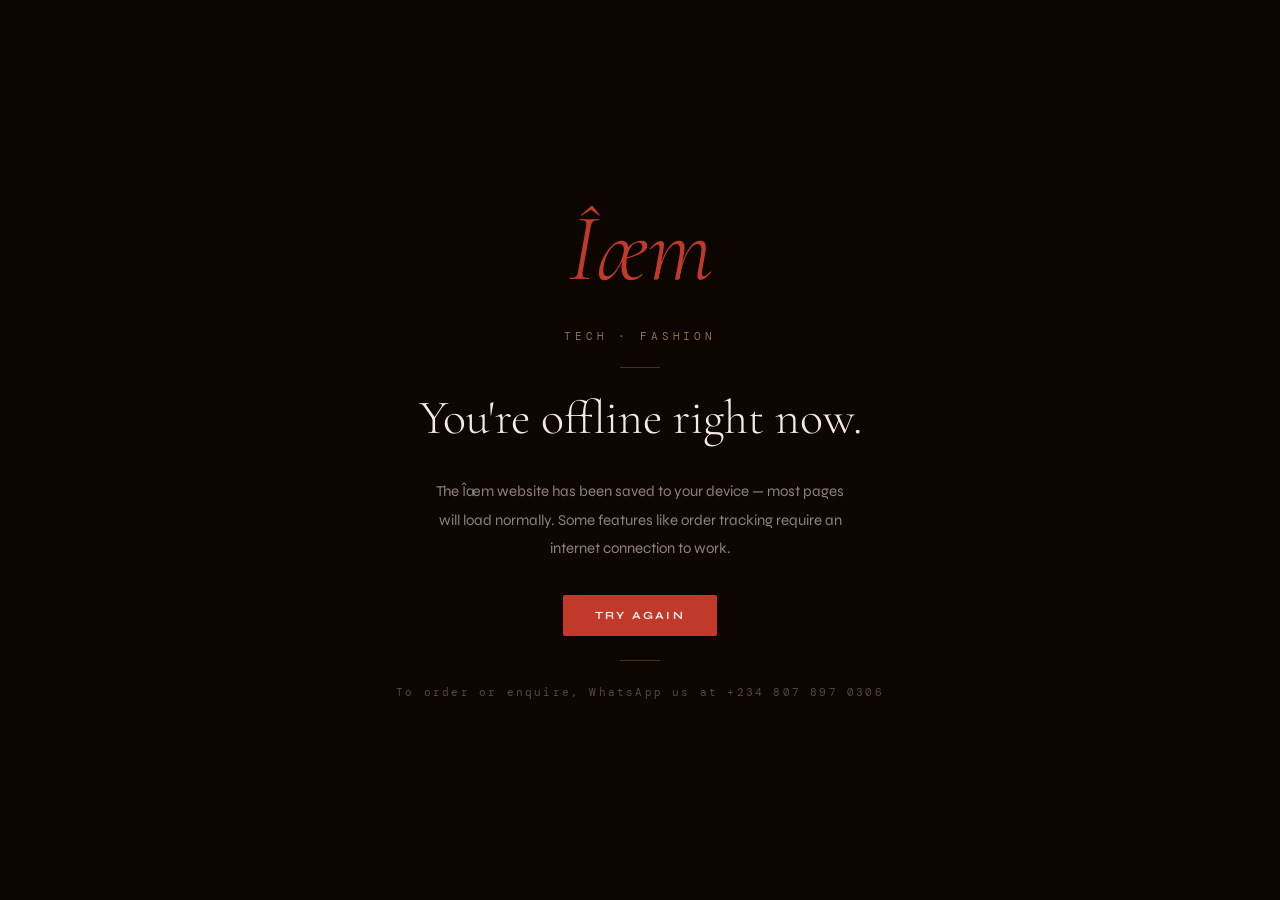
<file: offline.html>
<!doctype html>
<html lang="en" data-theme="night">
  <head>
    <meta charset="UTF-8" />
    <meta name="viewport" content="width=device-width, initial-scale=1.0" />
    <title>Îæm — Offline</title>
    <link
      href="https://fonts.googleapis.com/css2?family=Cormorant+Garamond:ital,wght@0,300;0,400;0,600;1,300;1,400;1,600&family=Syne:wght@400;500;700;800&family=DM+Mono:ital,wght@0,300;1,300&display=swap"
      rel="stylesheet"
    />
    <link rel="stylesheet" href="style.css" />
    <style>
      .offline-wrap {
        min-height: 100vh;
        display: flex;
        flex-direction: column;
        align-items: center;
        justify-content: center;
        padding: 48px 24px;
        text-align: center;
        gap: 24px;
      }
      .offline-logo {
        font-family: var(--font-d);
        font-size: clamp(48px, 10vw, 96px);
        font-weight: 300;
        font-style: italic;
        color: var(--accent);
        line-height: 1;
        margin-bottom: 8px;
      }
      .offline-eyebrow {
        font-family: var(--font-m);
        font-size: 11px;
        letter-spacing: 0.35em;
        text-transform: uppercase;
        color: var(--gold-use);
        opacity: 0.7;
      }
      .offline-title {
        font-family: var(--font-d);
        font-size: clamp(28px, 5vw, 48px);
        font-weight: 300;
        color: var(--text);
        line-height: 1.1;
        margin-bottom: 8px;
      }
      .offline-body {
        font-family: var(--font-s);
        font-size: 15px;
        line-height: 1.9;
        color: var(--text2);
        max-width: 420px;
      }
      .offline-divider {
        width: 40px;
        height: 1px;
        background: var(--gold-use);
        opacity: 0.3;
      }
      .offline-note {
        font-family: var(--font-m);
        font-size: 11px;
        letter-spacing: 0.2em;
        color: var(--text3);
      }
      .btn-retry {
        background: var(--accent);
        color: #f5e9e2;
        font-family: var(--font-s);
        font-size: 11px;
        font-weight: 700;
        letter-spacing: 0.2em;
        text-transform: uppercase;
        padding: 14px 32px;
        border: none;
        border-radius: 2px;
        cursor: pointer;
        margin-top: 8px;
        transition:
          transform 0.2s,
          box-shadow 0.2s;
      }
      .btn-retry:hover {
        transform: translateY(-2px);
        box-shadow: 0 8px 24px rgba(139, 26, 26, 0.2);
      }
    </style>
  </head>
  <body>
    <div class="offline-wrap">
      <div class="offline-logo">Îæm</div>
      <p class="offline-eyebrow">Tech · Fashion</p>
      <div class="offline-divider"></div>
      <h1 class="offline-title">You're offline right now.</h1>
      <p class="offline-body">
        The Îæm website has been saved to your device — most pages will load
        normally. Some features like order tracking require an internet
        connection to work.
      </p>
      <button class="btn-retry" onclick="window.location.reload()">
        Try Again
      </button>
      <div class="offline-divider"></div>
      <p class="offline-note">
        To order or enquire, WhatsApp us at +234 807 897 0306
      </p>
    </div>

    <script>
      // Auto-reload when connection returns
      window.addEventListener("online", () => window.location.reload());

      // Theme
      const saved = localStorage.getItem("iaem-theme") || "night";
      document.documentElement.dataset.theme = saved;
    </script>
  </body>
</html>
</file>
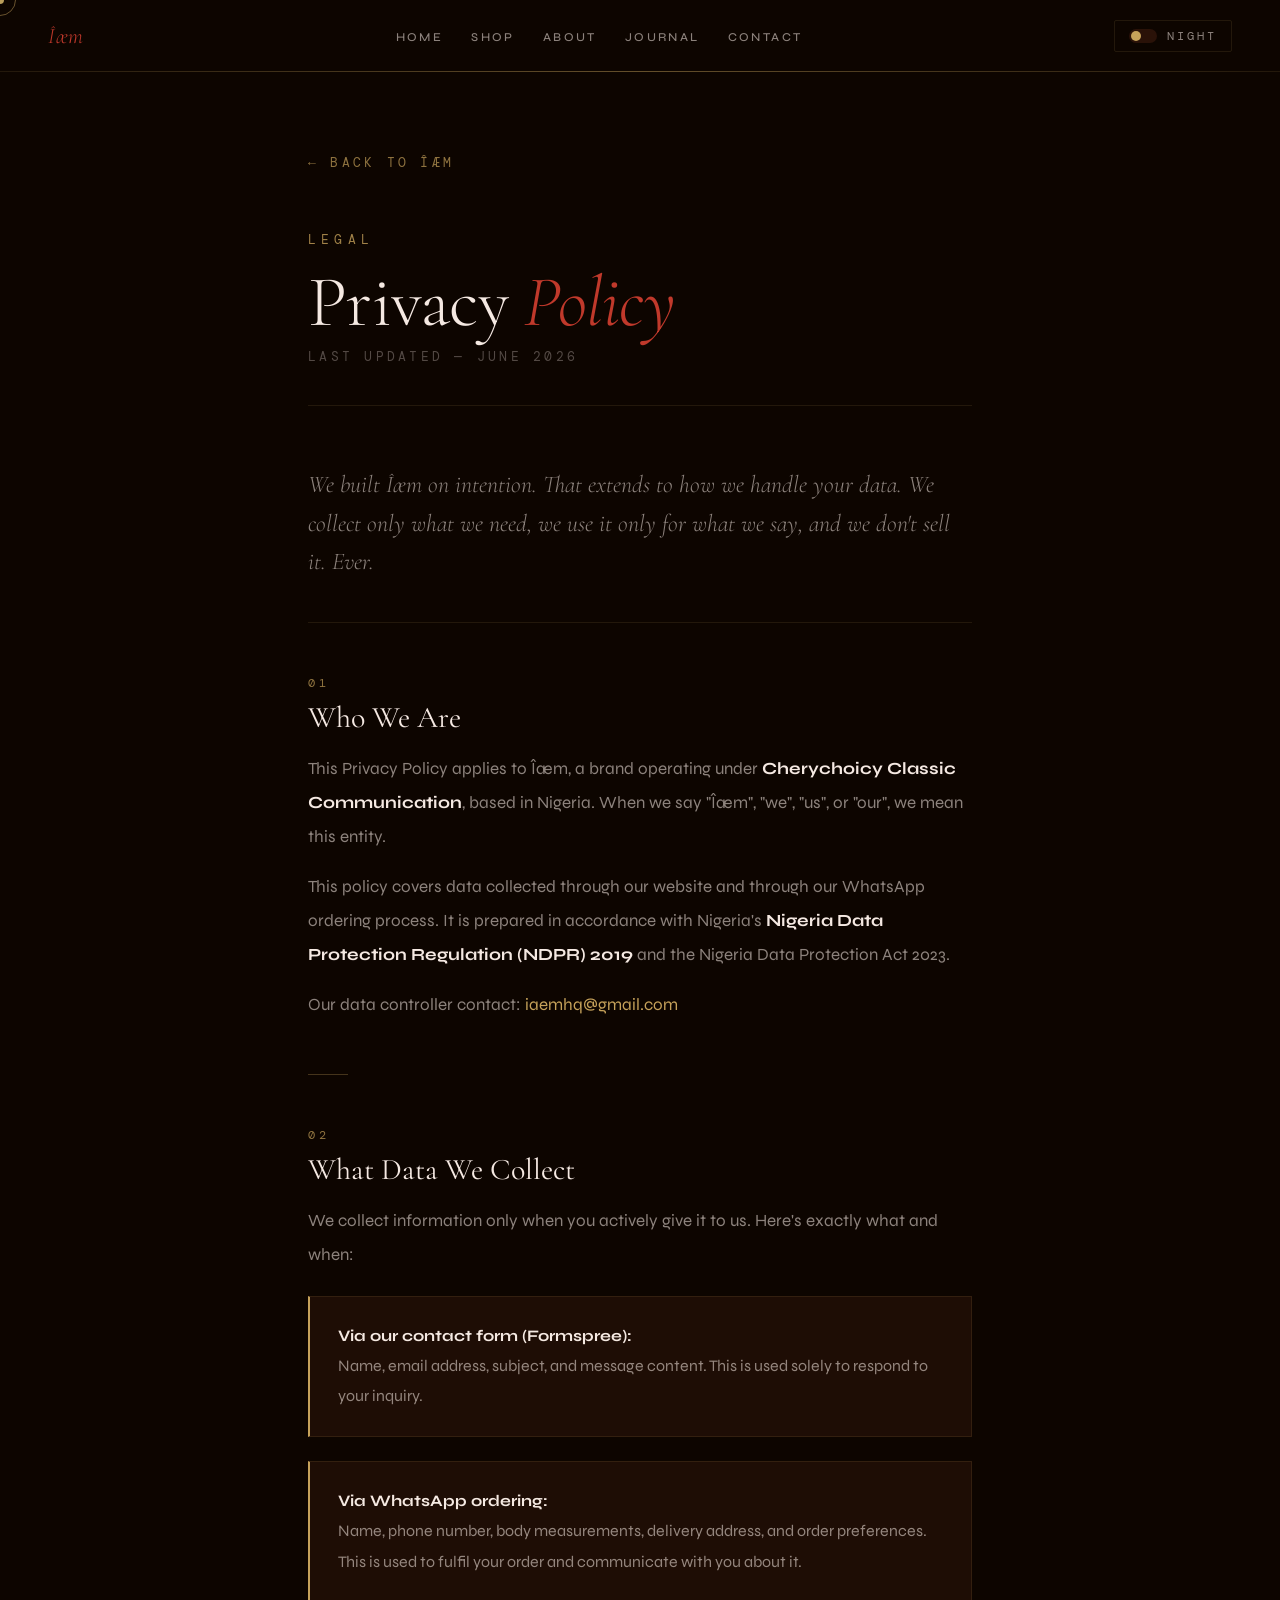
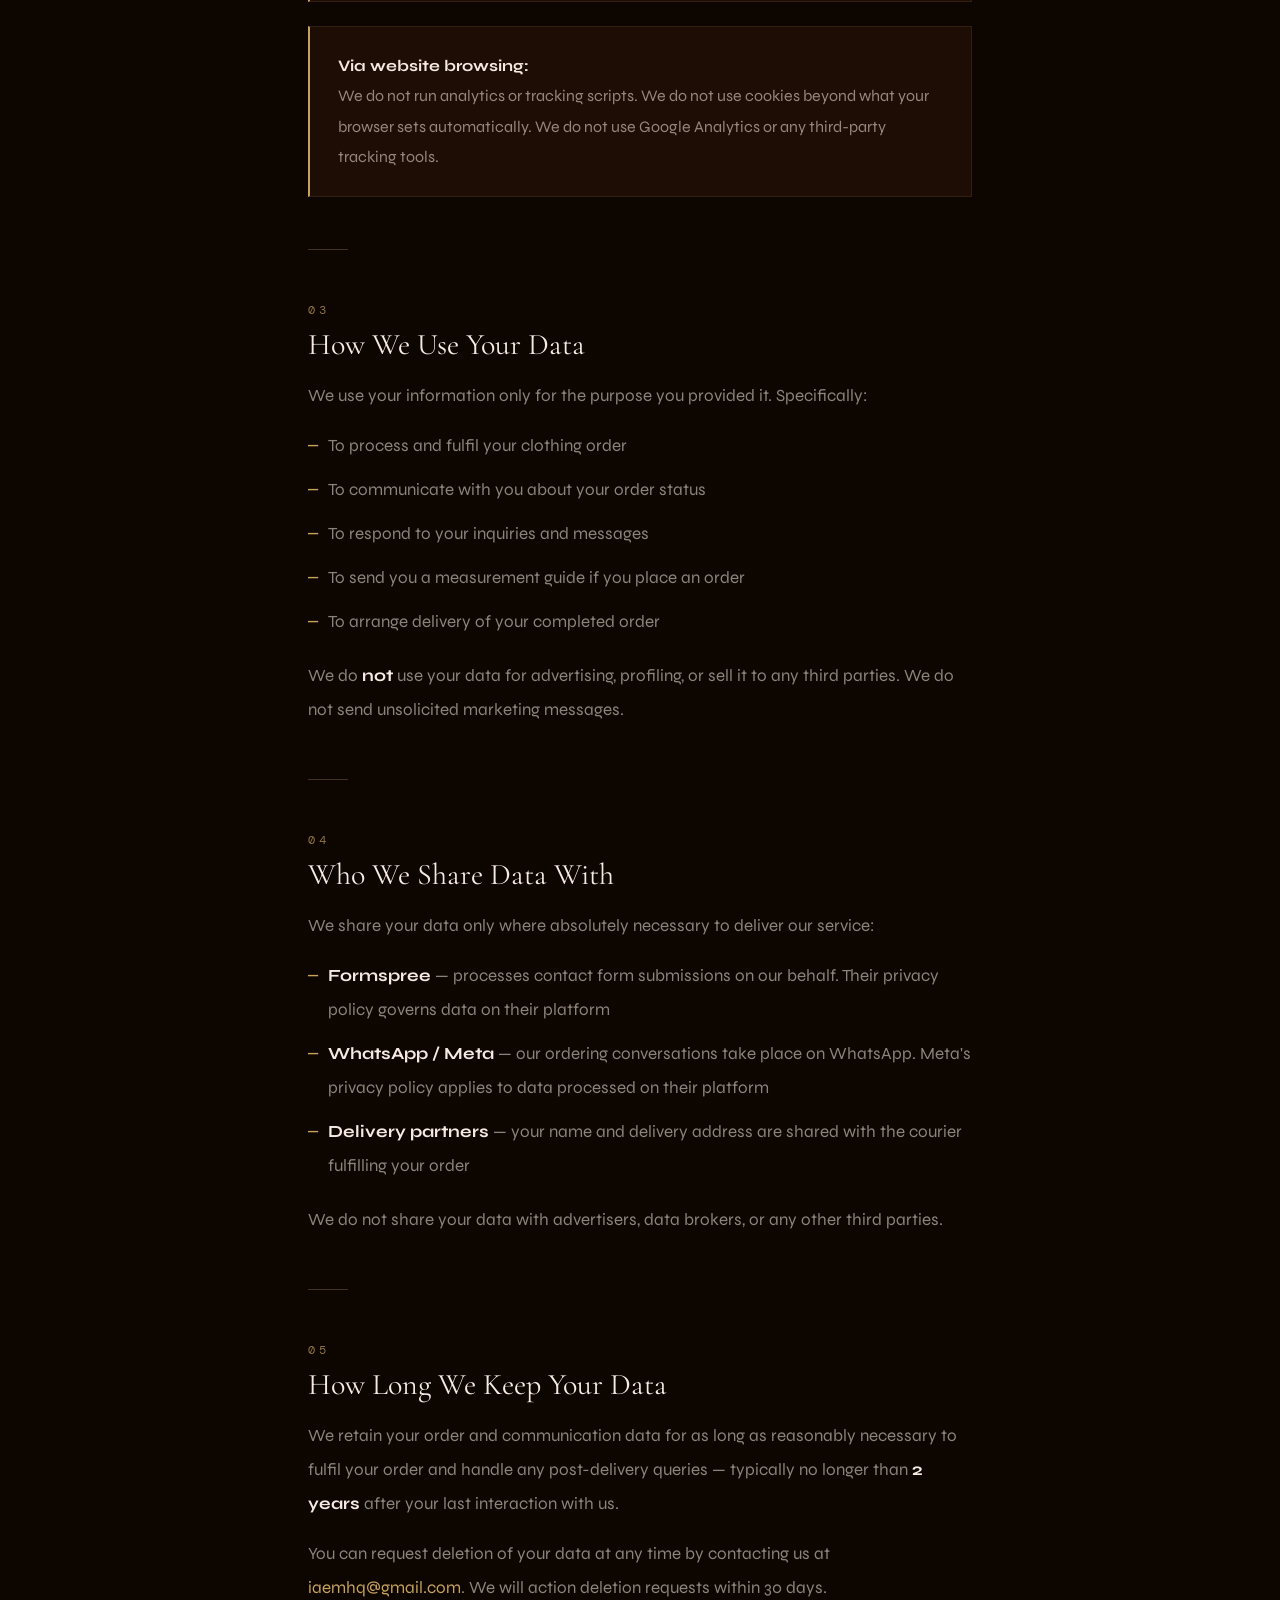
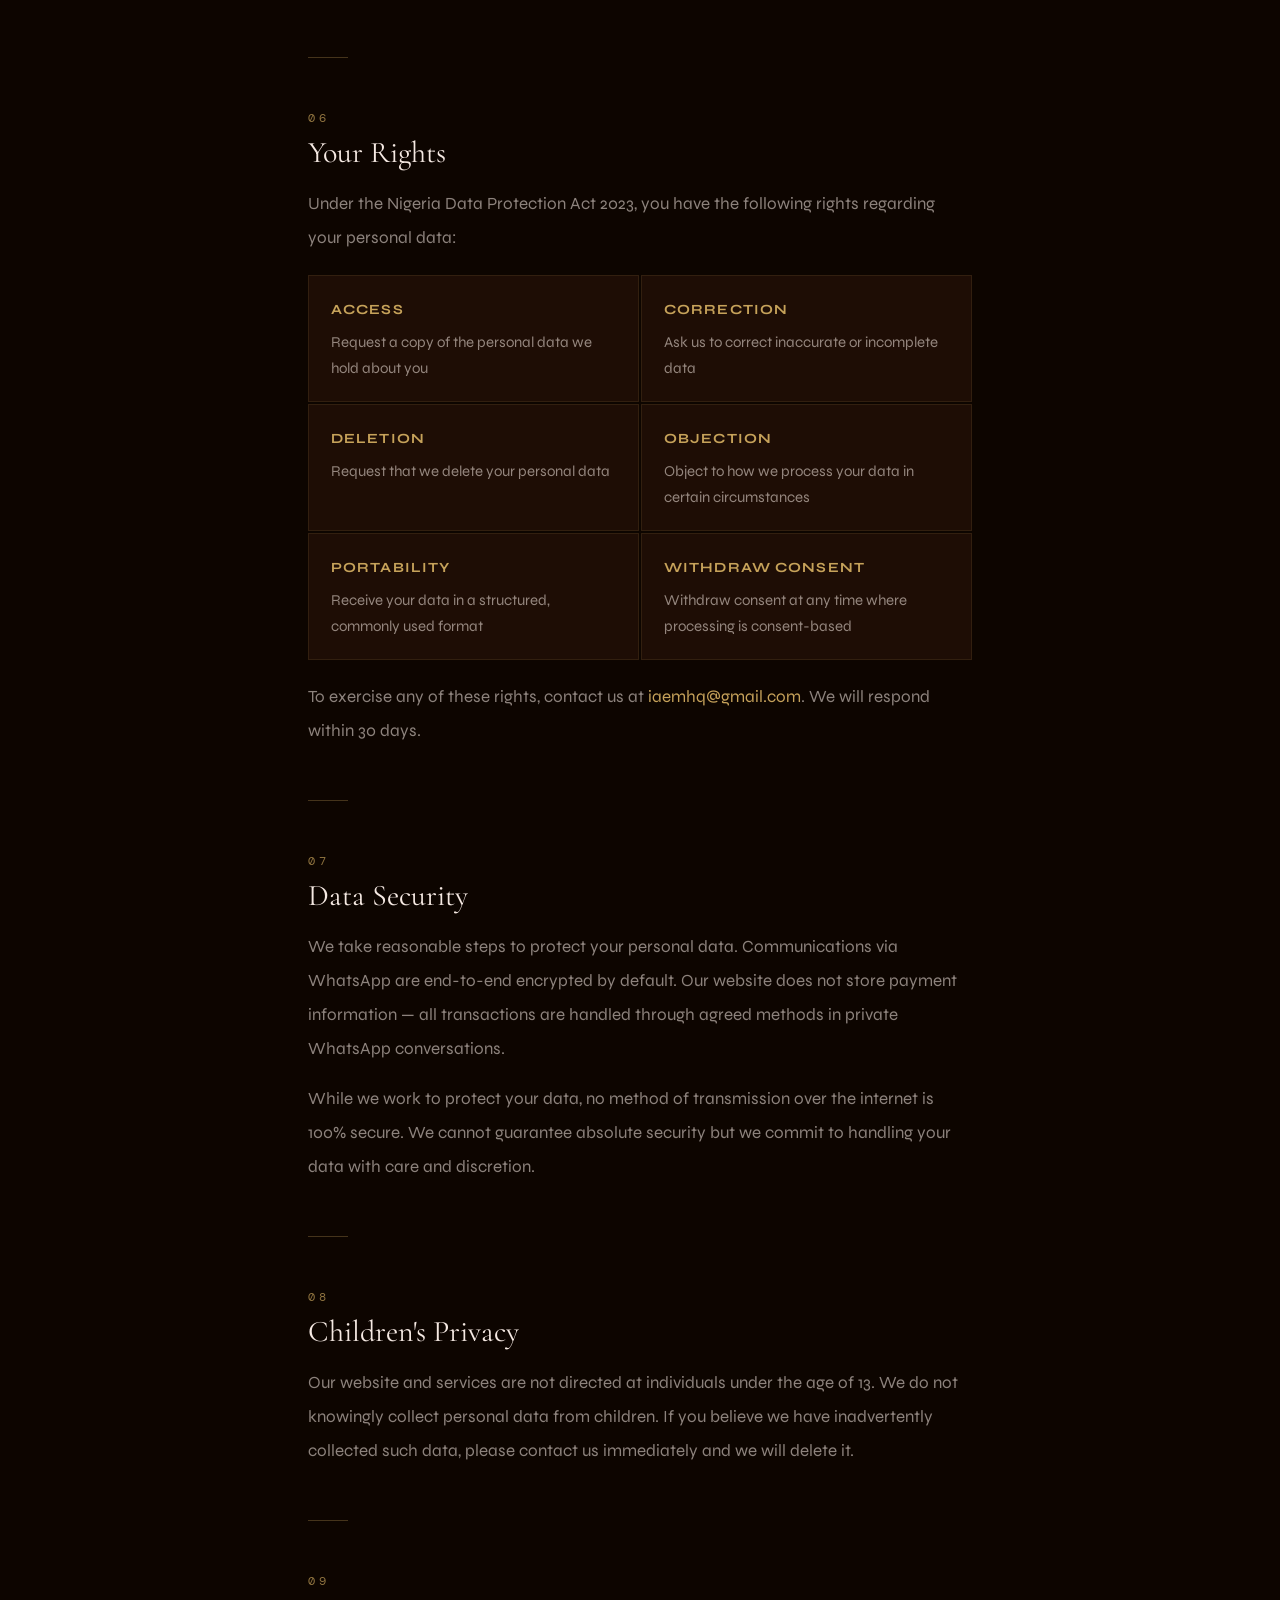
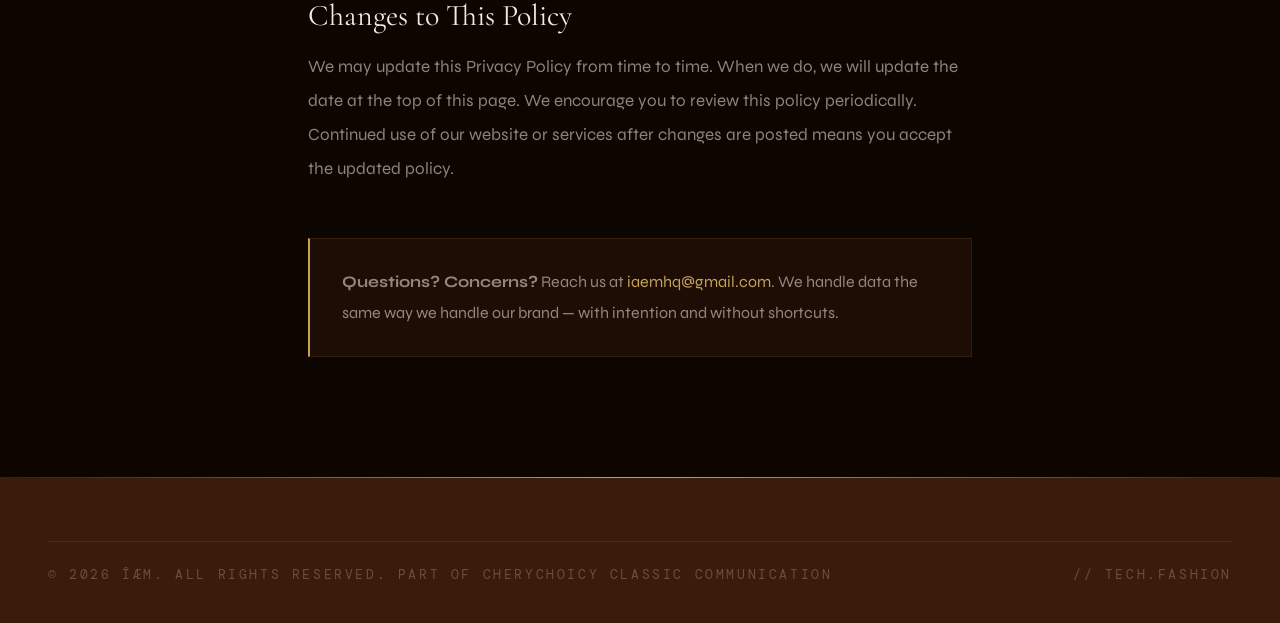
<file: P and P.html>
<!doctype html>
<html lang="en" data-theme="night">
  <head>
    <meta charset="UTF-8" />
    <meta name="viewport" content="width=device-width, initial-scale=1.0" />
    <title>Privacy Policy — Îæm</title>
    <meta
      name="description"
      content="Privacy Policy for Îæm — Tech · Fashion · Empire"
    />
    <link
      href="https://fonts.googleapis.com/css2?family=Cormorant+Garamond:ital,wght@0,300;0,400;0,600;1,300;1,400;1,600&family=Syne:wght@400;500;700;800&family=DM+Mono:ital,wght@0,300;1,300&display=swap"
      rel="stylesheet"
    />
    <link rel="stylesheet" href="style.css" />
    <style>
      .legal-layout {
        max-width: 760px;
        margin: 0 auto;
        padding: 80px 48px 120px;
      }
      .legal-eyebrow {
        font-family: var(--font-m);
        font-size: 13px;
        letter-spacing: 0.4em;
        text-transform: uppercase;
        color: var(--gold-use);
        margin-bottom: 20px;
        opacity: 0.8;
      }
      .legal-title {
        font-family: var(--font-d);
        font-size: clamp(40px, 6vw, 72px);
        font-weight: 300;
        line-height: 0.95;
        color: var(--text);
        letter-spacing: -0.01em;
        margin-bottom: 12px;
      }
      .legal-title em {
        font-style: italic;
        color: var(--accent);
      }
      .legal-updated {
        font-family: var(--font-m);
        font-size: 13px;
        letter-spacing: 0.25em;
        text-transform: uppercase;
        color: var(--text3);
        margin-bottom: 60px;
        padding-bottom: 40px;
        border-bottom: 1px solid var(--border);
      }
      .legal-updated::before {
        content: "Last updated — ";
      }
      .legal-intro {
        font-family: var(--font-d);
        font-style: italic;
        font-size: clamp(18px, 2vw, 24px);
        font-weight: 300;
        color: var(--text2);
        line-height: 1.6;
        margin-bottom: 52px;
        padding-bottom: 40px;
        border-bottom: 1px solid var(--border);
      }
      .legal-section {
        margin-bottom: 52px;
      }
      .legal-section-num {
        font-family: var(--font-m);
        font-size: 12px;
        letter-spacing: 0.3em;
        text-transform: uppercase;
        color: var(--gold-use);
        margin-bottom: 10px;
        opacity: 0.7;
      }
      .legal-section-title {
        font-family: var(--font-d);
        font-size: clamp(22px, 2.5vw, 30px);
        font-weight: 400;
        color: var(--text);
        margin-bottom: 18px;
        line-height: 1.1;
      }
      .legal-body {
        font-family: var(--font-s);
        font-size: 17px;
        line-height: 2;
        color: var(--text2);
      }
      .legal-body p {
        margin-bottom: 16px;
      }
      .legal-body p:last-child {
        margin-bottom: 0;
      }
      .legal-body strong {
        color: var(--text);
        font-weight: 700;
      }
      .legal-body ul {
        list-style: none;
        padding: 0;
        margin: 12px 0 20px;
        display: flex;
        flex-direction: column;
        gap: 10px;
      }
      .legal-body ul li {
        padding-left: 20px;
        position: relative;
        color: var(--text2);
      }
      .legal-body ul li::before {
        content: "—";
        position: absolute;
        left: 0;
        color: var(--gold-use);
        font-family: var(--font-m);
      }
      .legal-divider {
        width: 40px;
        height: 1px;
        background: var(--gold-use);
        opacity: 0.3;
        margin: 52px 0;
      }
      .legal-highlight {
        background: var(--surface);
        border: 1px solid var(--border);
        border-left: 2px solid var(--gold-use);
        padding: 24px 28px;
        margin: 24px 0;
        font-family: var(--font-s);
        font-size: 16px;
        line-height: 1.9;
        color: var(--text2);
      }
      .legal-highlight strong {
        color: var(--text);
      }
      .legal-contact-block {
        background: var(--surface);
        border: 1px solid var(--border);
        border-left: 2px solid var(--gold-use);
        padding: 28px 32px;
        margin-top: 52px;
      }
      .legal-contact-block p {
        font-family: var(--font-s);
        font-size: 16px;
        line-height: 1.9;
        color: var(--text2);
        margin: 0;
      }
      .legal-contact-block a {
        color: var(--gold-use);
        text-decoration: none;
      }
      .legal-back {
        display: inline-flex;
        align-items: center;
        gap: 8px;
        font-family: var(--font-m);
        font-size: 13px;
        letter-spacing: 0.25em;
        text-transform: uppercase;
        color: var(--gold-use);
        text-decoration: none;
        opacity: 0.7;
        margin-bottom: 60px;
        transition: opacity 0.2s;
      }
      .legal-back:hover {
        opacity: 1;
      }
      .rights-grid {
        display: grid;
        grid-template-columns: 1fr 1fr;
        gap: 2px;
        margin-top: 20px;
      }
      .rights-item {
        background: var(--surface);
        padding: 20px 22px;
        border: 1px solid var(--border);
      }
      .rights-item-title {
        font-family: var(--font-s);
        font-size: 14px;
        font-weight: 700;
        letter-spacing: 0.08em;
        text-transform: uppercase;
        color: var(--gold-use);
        margin-bottom: 6px;
      }
      .rights-item-desc {
        font-family: var(--font-s);
        font-size: 15px;
        line-height: 1.7;
        color: var(--text2);
      }

      @media (max-width: 900px) {
        .legal-layout {
          padding: 48px 24px 80px;
        }
        .rights-grid {
          grid-template-columns: 1fr;
        }
      }
    </style>
  </head>
  <body>
    <div class="cursor" id="cursor"></div>
    <div class="cursor-ring" id="cursorRing"></div>

    <nav>
      <a href="index.html" class="nav-logo"><em>Îæm</em></a>
      <ul class="nav-links">
        <li><a href="index.html">Home</a></li>
        <li><a href="index.html#shop">Shop</a></li>
        <li><a href="index.html#about">About</a></li>
        <li><a href="index.html#journal">Journal</a></li>
        <li><a href="index.html#contact">Contact</a></li>
      </ul>
      <button type="button" class="theme-toggle" onclick="toggleTheme()">
        <div class="toggle-track"><div class="toggle-thumb"></div></div>
        <span id="themeLabel">Night</span>
      </button>
    </nav>

    <div style="padding-top: 72px">
      <div class="legal-layout">
        <a href="index.html" class="legal-back">← Back to Îæm</a>

        <p class="legal-eyebrow">Legal</p>
        <h1 class="legal-title">Privacy <em>Policy</em></h1>
        <p class="legal-updated">June 2026</p>

        <p class="legal-intro">
          We built Îæm on intention. That extends to how we handle your data. We
          collect only what we need, we use it only for what we say, and we
          don't sell it. Ever.
        </p>

        <!-- 01 -->
        <div class="legal-section">
          <p class="legal-section-num">01</p>
          <h2 class="legal-section-title">Who We Are</h2>
          <div class="legal-body">
            <p>
              This Privacy Policy applies to Îæm, a brand operating under
              <strong>Cherychoicy Classic Communication</strong>, based in
              Nigeria. When we say "Îæm", "we", "us", or "our", we mean this
              entity.
            </p>
            <p>
              This policy covers data collected through our website and through
              our WhatsApp ordering process. It is prepared in accordance with
              Nigeria's
              <strong>Nigeria Data Protection Regulation (NDPR) 2019</strong>
              and the Nigeria Data Protection Act 2023.
            </p>
            <p>
              Our data controller contact:
              <a
                href="mailto:iaemhq@gmail.com"
                style="color: var(--gold-use); text-decoration: none"
                >iaemhq@gmail.com</a
              >
            </p>
          </div>
        </div>

        <div class="legal-divider"></div>

        <!-- 02 -->
        <div class="legal-section">
          <p class="legal-section-num">02</p>
          <h2 class="legal-section-title">What Data We Collect</h2>
          <div class="legal-body">
            <p>
              We collect information only when you actively give it to us.
              Here's exactly what and when:
            </p>

            <div class="legal-highlight">
              <strong>Via our contact form (Formspree):</strong><br />
              Name, email address, subject, and message content. This is used
              solely to respond to your inquiry.
            </div>

            <div class="legal-highlight">
              <strong>Via WhatsApp ordering:</strong><br />
              Name, phone number, body measurements, delivery address, and order
              preferences. This is used to fulfil your order and communicate
              with you about it.
            </div>

            <div class="legal-highlight">
              <strong>Via website browsing:</strong><br />
              We do not run analytics or tracking scripts. We do not use cookies
              beyond what your browser sets automatically. We do not use Google
              Analytics or any third-party tracking tools.
            </div>
          </div>
        </div>

        <div class="legal-divider"></div>

        <!-- 03 -->
        <div class="legal-section">
          <p class="legal-section-num">03</p>
          <h2 class="legal-section-title">How We Use Your Data</h2>
          <div class="legal-body">
            <p>
              We use your information only for the purpose you provided it.
              Specifically:
            </p>
            <ul>
              <li>To process and fulfil your clothing order</li>
              <li>To communicate with you about your order status</li>
              <li>To respond to your inquiries and messages</li>
              <li>To send you a measurement guide if you place an order</li>
              <li>To arrange delivery of your completed order</li>
            </ul>
            <p>
              We do <strong>not</strong> use your data for advertising,
              profiling, or sell it to any third parties. We do not send
              unsolicited marketing messages.
            </p>
          </div>
        </div>

        <div class="legal-divider"></div>

        <!-- 04 -->
        <div class="legal-section">
          <p class="legal-section-num">04</p>
          <h2 class="legal-section-title">Who We Share Data With</h2>
          <div class="legal-body">
            <p>
              We share your data only where absolutely necessary to deliver our
              service:
            </p>
            <ul>
              <li>
                <strong>Formspree</strong> — processes contact form submissions
                on our behalf. Their privacy policy governs data on their
                platform
              </li>
              <li>
                <strong>WhatsApp / Meta</strong> — our ordering conversations
                take place on WhatsApp. Meta's privacy policy applies to data
                processed on their platform
              </li>
              <li>
                <strong>Delivery partners</strong> — your name and delivery
                address are shared with the courier fulfilling your order
              </li>
            </ul>
            <p>
              We do not share your data with advertisers, data brokers, or any
              other third parties.
            </p>
          </div>
        </div>

        <div class="legal-divider"></div>

        <!-- 05 -->
        <div class="legal-section">
          <p class="legal-section-num">05</p>
          <h2 class="legal-section-title">How Long We Keep Your Data</h2>
          <div class="legal-body">
            <p>
              We retain your order and communication data for as long as
              reasonably necessary to fulfil your order and handle any
              post-delivery queries — typically no longer than
              <strong>2 years</strong> after your last interaction with us.
            </p>
            <p>
              You can request deletion of your data at any time by contacting us
              at
              <a
                href="mailto:iaemhq@gmail.com"
                style="color: var(--gold-use); text-decoration: none"
                >iaemhq@gmail.com</a
              >. We will action deletion requests within 30 days.
            </p>
          </div>
        </div>

        <div class="legal-divider"></div>

        <!-- 06 -->
        <div class="legal-section">
          <p class="legal-section-num">06</p>
          <h2 class="legal-section-title">Your Rights</h2>
          <div class="legal-body">
            <p>
              Under the Nigeria Data Protection Act 2023, you have the following
              rights regarding your personal data:
            </p>
            <div class="rights-grid">
              <div class="rights-item">
                <div class="rights-item-title">Access</div>
                <div class="rights-item-desc">
                  Request a copy of the personal data we hold about you
                </div>
              </div>
              <div class="rights-item">
                <div class="rights-item-title">Correction</div>
                <div class="rights-item-desc">
                  Ask us to correct inaccurate or incomplete data
                </div>
              </div>
              <div class="rights-item">
                <div class="rights-item-title">Deletion</div>
                <div class="rights-item-desc">
                  Request that we delete your personal data
                </div>
              </div>
              <div class="rights-item">
                <div class="rights-item-title">Objection</div>
                <div class="rights-item-desc">
                  Object to how we process your data in certain circumstances
                </div>
              </div>
              <div class="rights-item">
                <div class="rights-item-title">Portability</div>
                <div class="rights-item-desc">
                  Receive your data in a structured, commonly used format
                </div>
              </div>
              <div class="rights-item">
                <div class="rights-item-title">Withdraw Consent</div>
                <div class="rights-item-desc">
                  Withdraw consent at any time where processing is consent-based
                </div>
              </div>
            </div>
            <p style="margin-top: 20px">
              To exercise any of these rights, contact us at
              <a
                href="mailto:iaemhq@gmail.com"
                style="color: var(--gold-use); text-decoration: none"
                >iaemhq@gmail.com</a
              >. We will respond within 30 days.
            </p>
          </div>
        </div>

        <div class="legal-divider"></div>

        <!-- 07 -->
        <div class="legal-section">
          <p class="legal-section-num">07</p>
          <h2 class="legal-section-title">Data Security</h2>
          <div class="legal-body">
            <p>
              We take reasonable steps to protect your personal data.
              Communications via WhatsApp are end-to-end encrypted by default.
              Our website does not store payment information — all transactions
              are handled through agreed methods in private WhatsApp
              conversations.
            </p>
            <p>
              While we work to protect your data, no method of transmission over
              the internet is 100% secure. We cannot guarantee absolute security
              but we commit to handling your data with care and discretion.
            </p>
          </div>
        </div>

        <div class="legal-divider"></div>

        <!-- 08 -->
        <div class="legal-section">
          <p class="legal-section-num">08</p>
          <h2 class="legal-section-title">Children's Privacy</h2>
          <div class="legal-body">
            <p>
              Our website and services are not directed at individuals under the
              age of 13. We do not knowingly collect personal data from
              children. If you believe we have inadvertently collected such
              data, please contact us immediately and we will delete it.
            </p>
          </div>
        </div>

        <div class="legal-divider"></div>

        <!-- 09 -->
        <div class="legal-section">
          <p class="legal-section-num">09</p>
          <h2 class="legal-section-title">Changes to This Policy</h2>
          <div class="legal-body">
            <p>
              We may update this Privacy Policy from time to time. When we do,
              we will update the date at the top of this page. We encourage you
              to review this policy periodically. Continued use of our website
              or services after changes are posted means you accept the updated
              policy.
            </p>
          </div>
        </div>

        <div class="legal-contact-block">
          <p>
            <strong>Questions? Concerns?</strong> Reach us at
            <a href="mailto:iaemhq@gmail.com">iaemhq@gmail.com</a>. We handle
            data the same way we handle our brand — with intention and without
            shortcuts.
          </p>
        </div>
      </div>
    </div>

    <footer>
      <div class="footer-bottom footer-bottom-centered">
        <span class="footer-copy"
          >© 2026 Îæm. All Rights Reserved. Part Of Cherychoicy Classic
          Communication</span
        >
        <span class="footer-copy">// tech.fashion</span>
      </div>
    </footer>

    <script src="products.js"></script>
    <script src="script.js"></script>
    <script>
      (function () {
        const saved = localStorage.getItem("iaem-theme") || "night";
        document.documentElement.dataset.theme = saved;
        const label = document.getElementById("themeLabel");
        if (label) label.textContent = saved === "night" ? "Night" : "Day";
        const thumb = document.querySelector(".toggle-thumb");
        if (thumb && saved === "day")
          thumb.style.transform = "translateX(14px)";
      })();

      function toggleTheme() {
        const h = document.documentElement;
        const label = document.getElementById("themeLabel");
        const isNight = h.dataset.theme === "night";
        h.dataset.theme = isNight ? "day" : "night";
        localStorage.setItem("iaem-theme", h.dataset.theme);
        if (label) label.textContent = isNight ? "Day" : "Night";
        const thumb = document.querySelector(".toggle-thumb");
        if (thumb)
          thumb.style.transform = isNight
            ? "translateX(14px)"
            : "translateX(0)";
      }
    </script>
  </body>
</html>
</file>
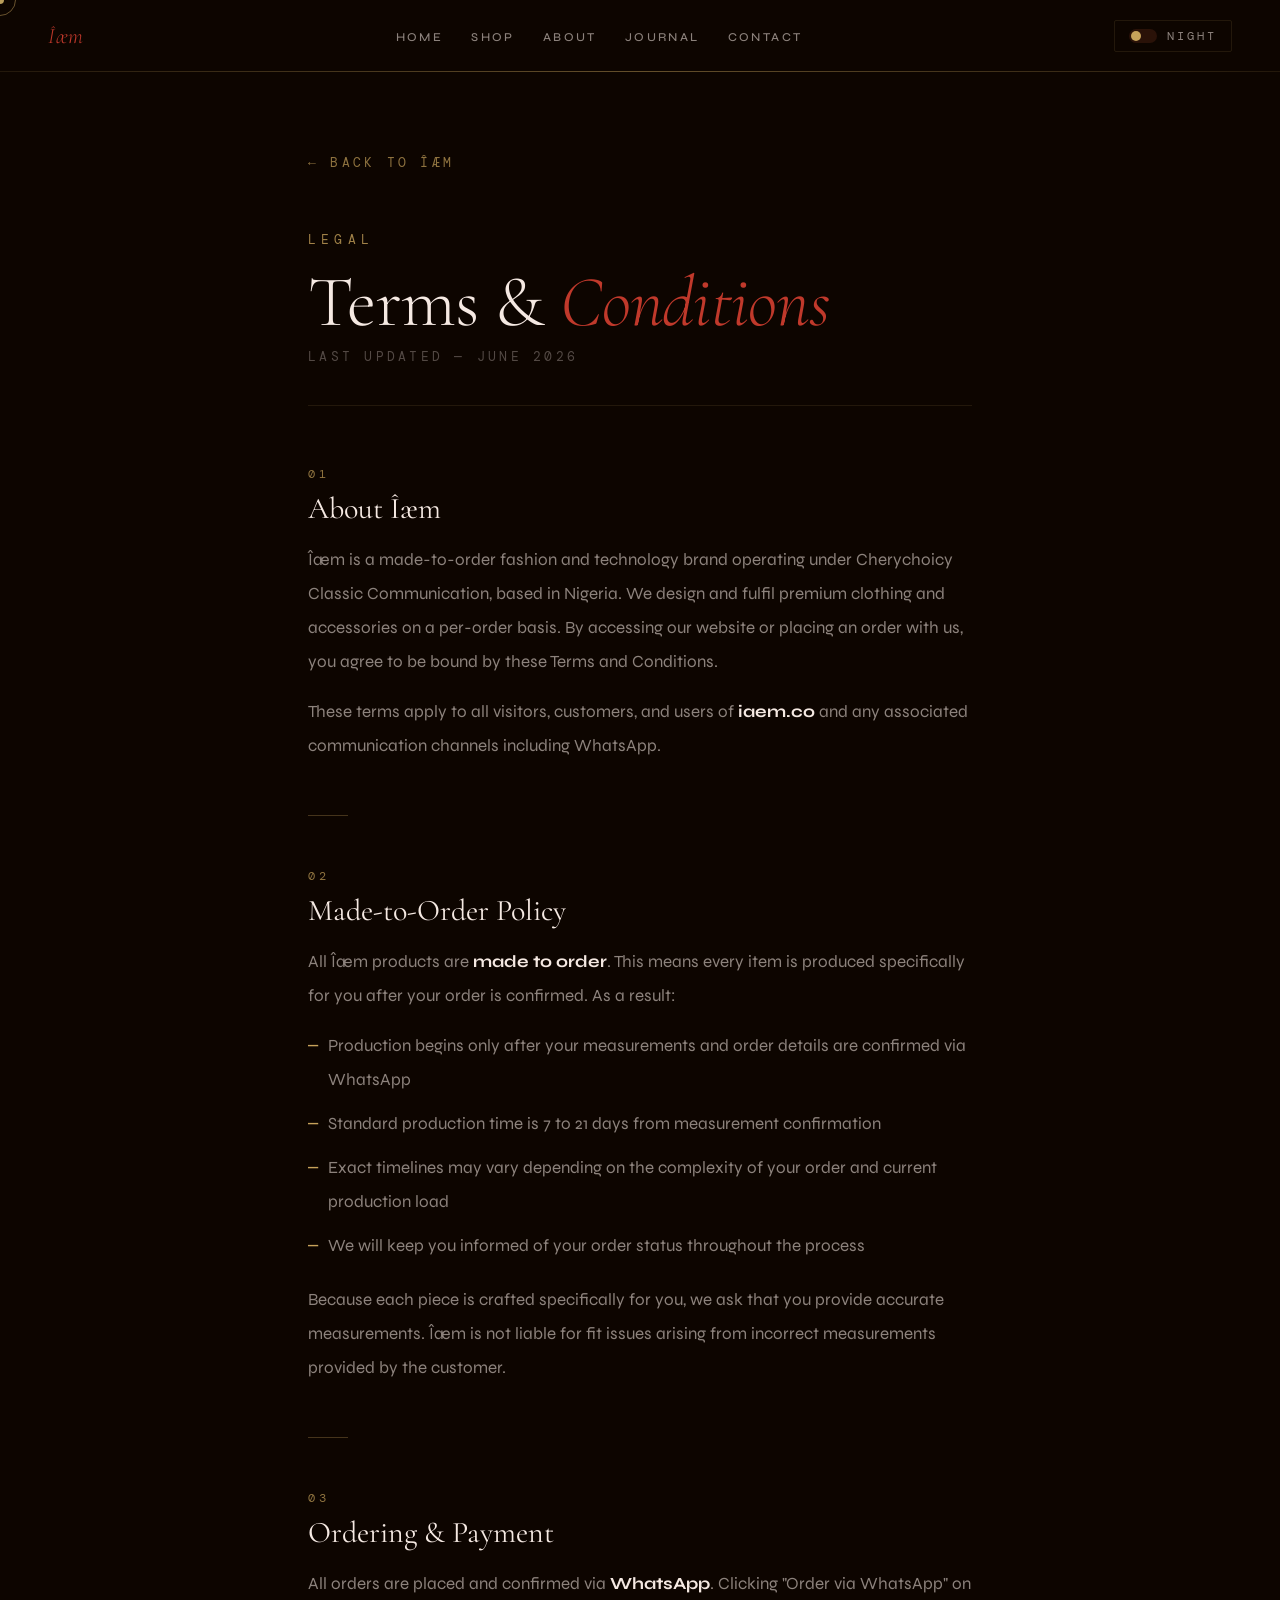
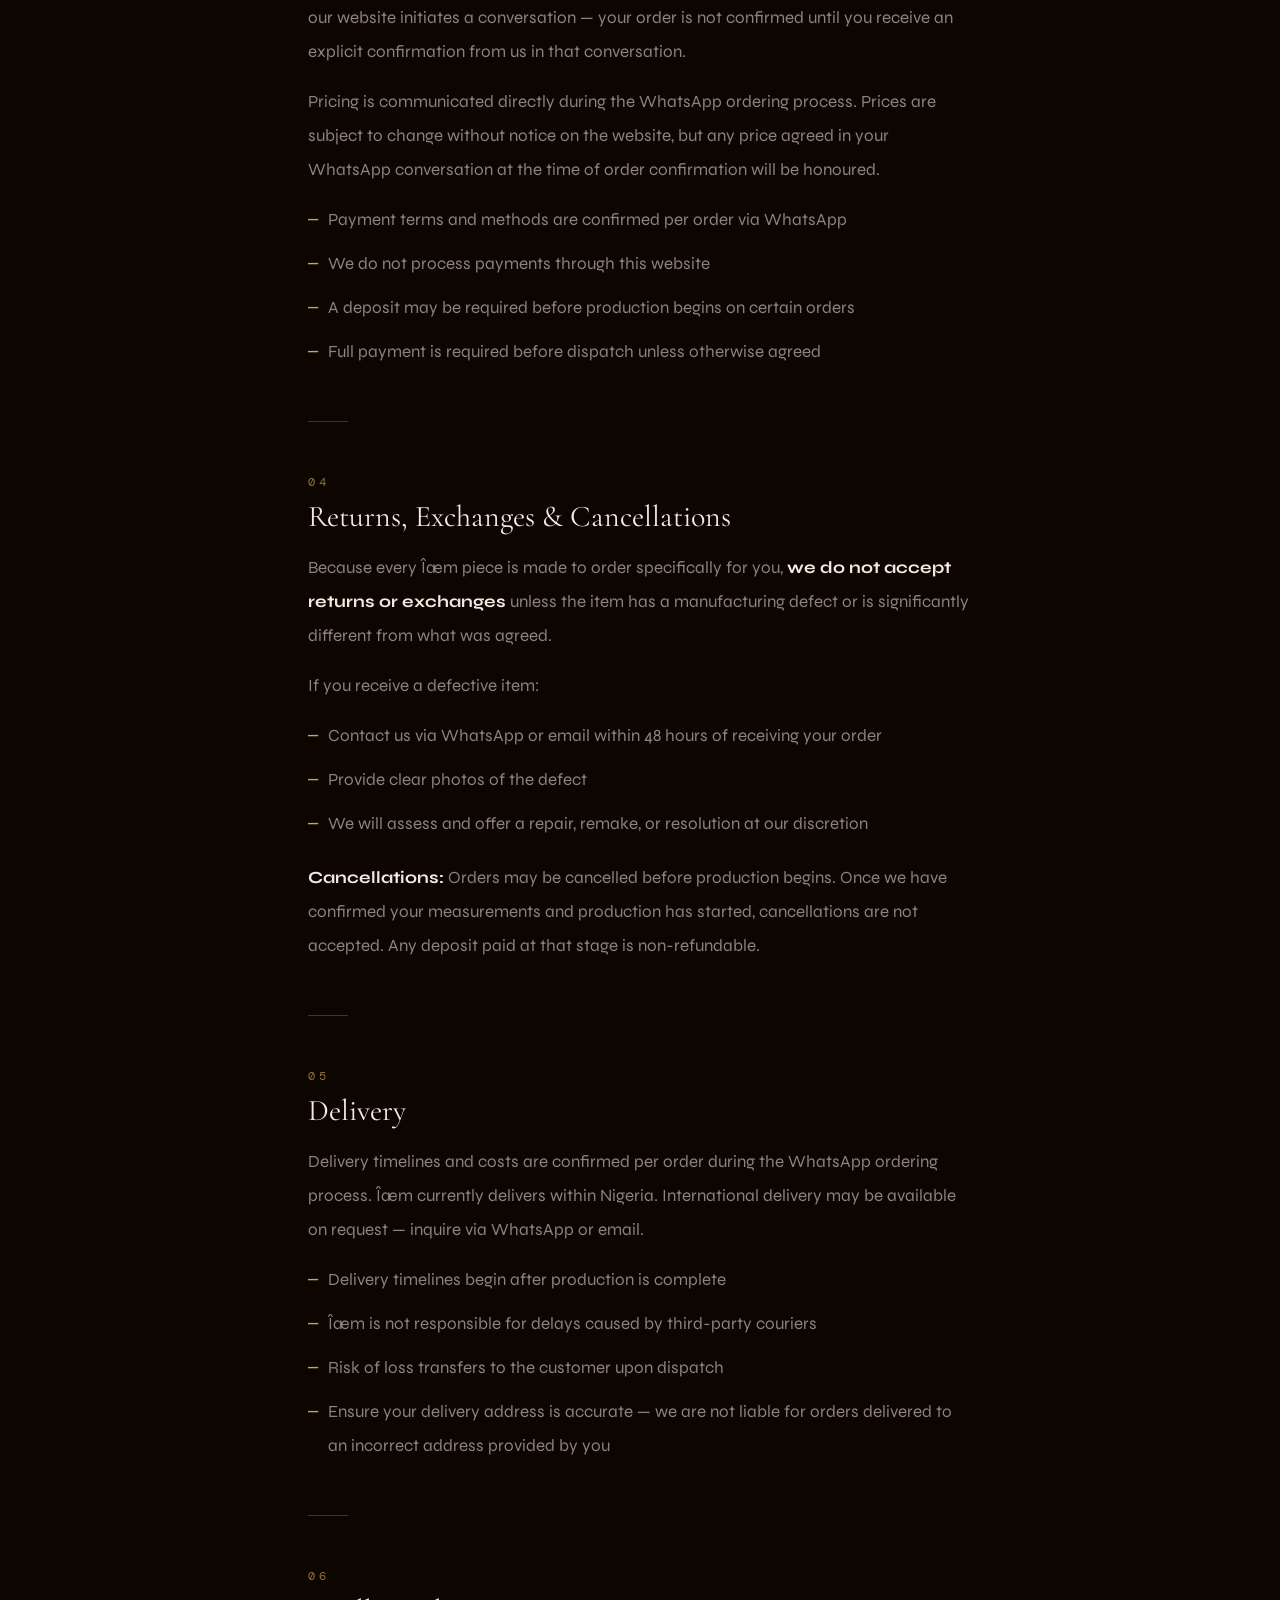
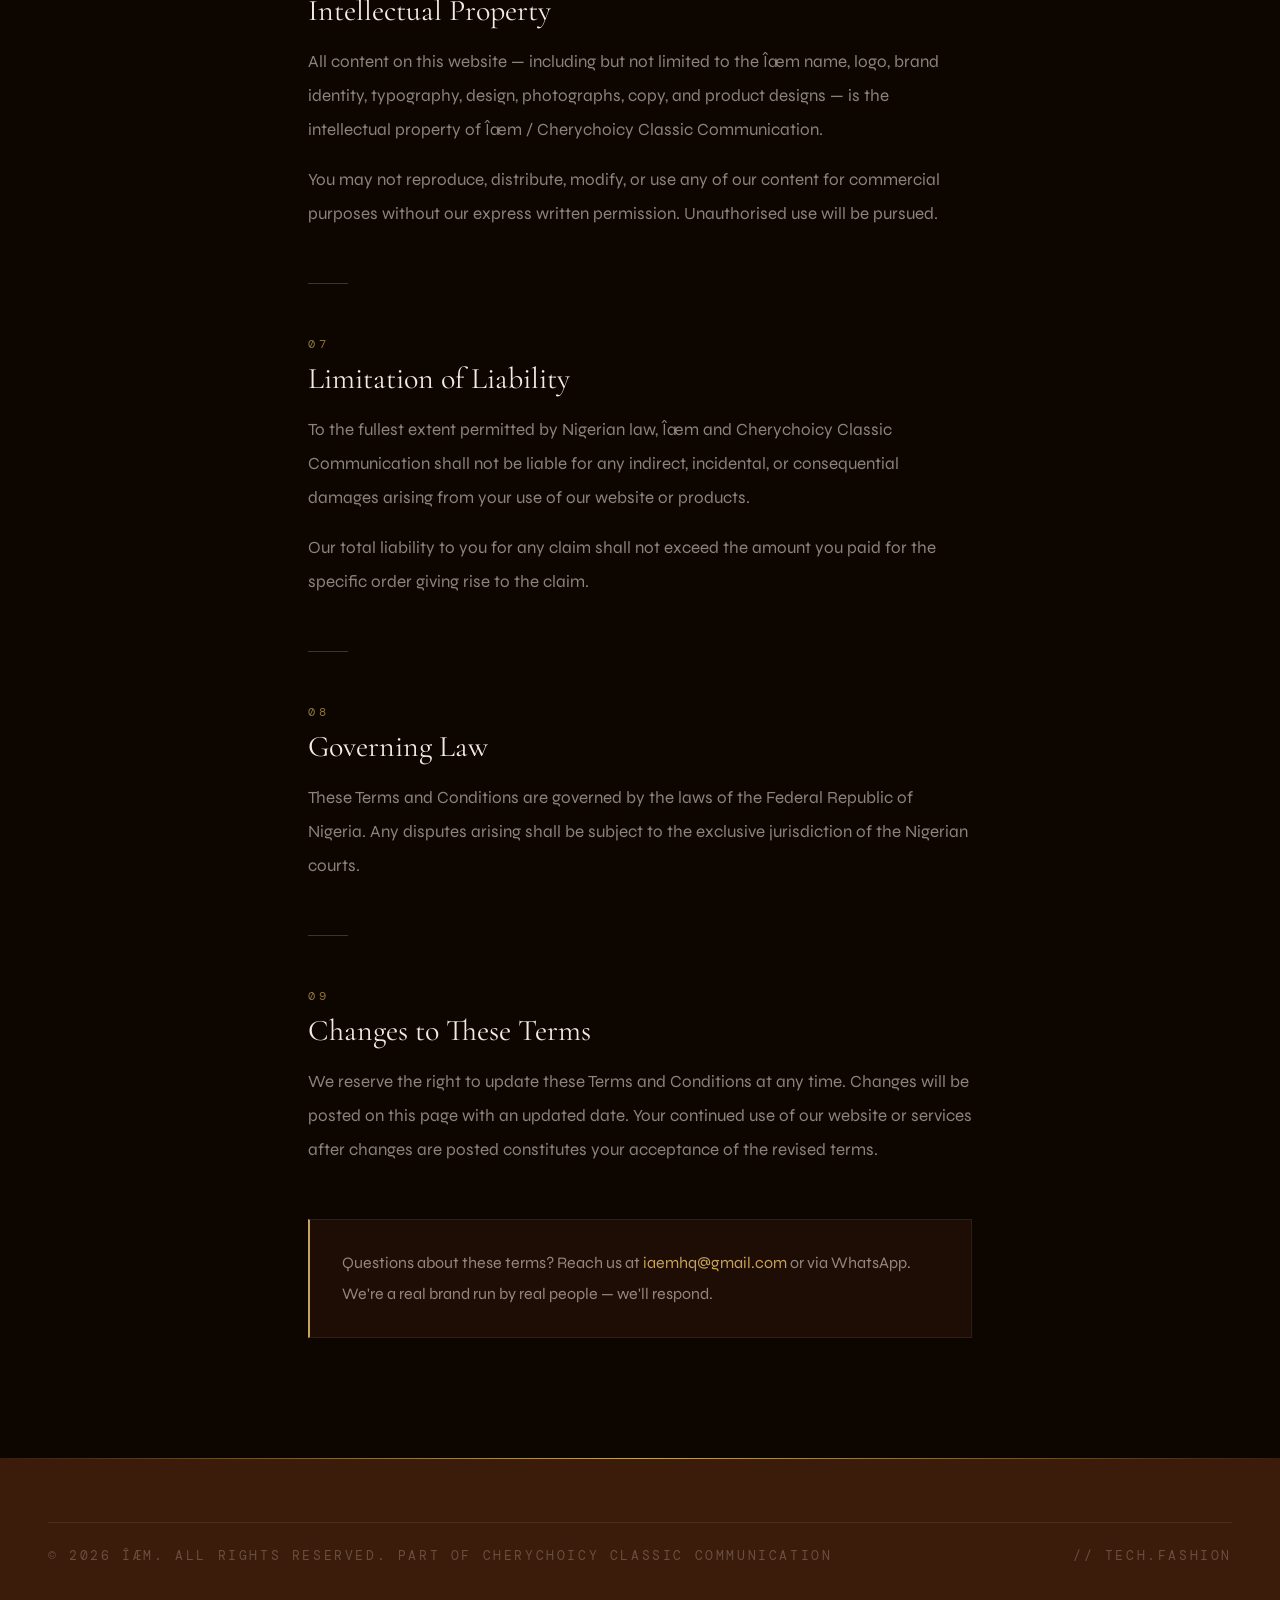
<file: T and C.html>
<!doctype html>
<html lang="en" data-theme="night">
  <head>
    <meta charset="UTF-8" />
    <meta name="viewport" content="width=device-width, initial-scale=1.0" />
    <title>Terms & Conditions — Îæm</title>
    <meta
      name="description"
      content="Terms and Conditions for Îæm — Tech · Fashion · Empire"
    />
    <link
      href="https://fonts.googleapis.com/css2?family=Cormorant+Garamond:ital,wght@0,300;0,400;0,600;1,300;1,400;1,600&family=Syne:wght@400;500;700;800&family=DM+Mono:ital,wght@0,300;1,300&display=swap"
      rel="stylesheet"
    />
    <link rel="stylesheet" href="style.css" />
    <style>
      .legal-layout {
        max-width: 760px;
        margin: 0 auto;
        padding: 80px 48px 120px;
      }
      .legal-eyebrow {
        font-family: var(--font-m);
        font-size: 13px;
        letter-spacing: 0.4em;
        text-transform: uppercase;
        color: var(--gold-use);
        margin-bottom: 20px;
        opacity: 0.8;
      }
      .legal-title {
        font-family: var(--font-d);
        font-size: clamp(40px, 6vw, 72px);
        font-weight: 300;
        line-height: 0.95;
        color: var(--text);
        letter-spacing: -0.01em;
        margin-bottom: 12px;
      }
      .legal-title em {
        font-style: italic;
        color: var(--accent);
      }
      .legal-updated {
        font-family: var(--font-m);
        font-size: 13px;
        letter-spacing: 0.25em;
        text-transform: uppercase;
        color: var(--text3);
        margin-bottom: 60px;
        padding-bottom: 40px;
        border-bottom: 1px solid var(--border);
      }
      .legal-updated::before {
        content: "Last updated — ";
      }
      .legal-section {
        margin-bottom: 52px;
      }
      .legal-section-num {
        font-family: var(--font-m);
        font-size: 12px;
        letter-spacing: 0.3em;
        text-transform: uppercase;
        color: var(--gold-use);
        margin-bottom: 10px;
        opacity: 0.7;
      }
      .legal-section-title {
        font-family: var(--font-d);
        font-size: clamp(22px, 2.5vw, 30px);
        font-weight: 400;
        color: var(--text);
        margin-bottom: 18px;
        line-height: 1.1;
      }
      .legal-body {
        font-family: var(--font-s);
        font-size: 17px;
        line-height: 2;
        color: var(--text2);
      }
      .legal-body p {
        margin-bottom: 16px;
      }
      .legal-body p:last-child {
        margin-bottom: 0;
      }
      .legal-body strong {
        color: var(--text);
        font-weight: 700;
      }
      .legal-body ul {
        list-style: none;
        padding: 0;
        margin: 12px 0 20px;
        display: flex;
        flex-direction: column;
        gap: 10px;
      }
      .legal-body ul li {
        padding-left: 20px;
        position: relative;
        color: var(--text2);
      }
      .legal-body ul li::before {
        content: "—";
        position: absolute;
        left: 0;
        color: var(--gold-use);
        font-family: var(--font-m);
      }
      .legal-divider {
        width: 40px;
        height: 1px;
        background: var(--gold-use);
        opacity: 0.3;
        margin: 52px 0;
      }
      .legal-contact-block {
        background: var(--surface);
        border: 1px solid var(--border);
        border-left: 2px solid var(--gold-use);
        padding: 28px 32px;
        margin-top: 52px;
      }
      .legal-contact-block p {
        font-family: var(--font-s);
        font-size: 16px;
        line-height: 1.9;
        color: var(--text2);
        margin: 0;
      }
      .legal-contact-block a {
        color: var(--gold-use);
        text-decoration: none;
      }
      .legal-back {
        display: inline-flex;
        align-items: center;
        gap: 8px;
        font-family: var(--font-m);
        font-size: 13px;
        letter-spacing: 0.25em;
        text-transform: uppercase;
        color: var(--gold-use);
        text-decoration: none;
        opacity: 0.7;
        margin-bottom: 60px;
        transition: opacity 0.2s;
      }
      .legal-back:hover {
        opacity: 1;
      }

      @media (max-width: 900px) {
        .legal-layout {
          padding: 48px 24px 80px;
        }
      }
    </style>
  </head>
  <body>
    <div class="cursor" id="cursor"></div>
    <div class="cursor-ring" id="cursorRing"></div>

    <nav>
      <a href="index.html" class="nav-logo"><em>Îæm</em></a>
      <ul class="nav-links">
        <li><a href="index.html">Home</a></li>
        <li><a href="index.html#shop">Shop</a></li>
        <li><a href="index.html#about">About</a></li>
        <li><a href="index.html#journal">Journal</a></li>
        <li><a href="index.html#contact">Contact</a></li>
      </ul>
      <button type="button" class="theme-toggle" onclick="toggleTheme()">
        <div class="toggle-track"><div class="toggle-thumb"></div></div>
        <span id="themeLabel">Night</span>
      </button>
    </nav>

    <div style="padding-top: 72px">
      <div class="legal-layout">
        <a href="index.html" class="legal-back">← Back to Îæm</a>

        <p class="legal-eyebrow">Legal</p>
        <h1 class="legal-title">Terms &amp; <em>Conditions</em></h1>
        <p class="legal-updated">June 2026</p>

        <!-- 01 -->
        <div class="legal-section">
          <p class="legal-section-num">01</p>
          <h2 class="legal-section-title">About Îæm</h2>
          <div class="legal-body">
            <p>
              Îæm is a made-to-order fashion and technology brand operating
              under Cherychoicy Classic Communication, based in Nigeria. We
              design and fulfil premium clothing and accessories on a per-order
              basis. By accessing our website or placing an order with us, you
              agree to be bound by these Terms and Conditions.
            </p>
            <p>
              These terms apply to all visitors, customers, and users of
              <strong>iaem.co</strong> and any associated communication channels
              including WhatsApp.
            </p>
          </div>
        </div>

        <div class="legal-divider"></div>

        <!-- 02 -->
        <div class="legal-section">
          <p class="legal-section-num">02</p>
          <h2 class="legal-section-title">Made-to-Order Policy</h2>
          <div class="legal-body">
            <p>
              All Îæm products are <strong>made to order</strong>. This means
              every item is produced specifically for you after your order is
              confirmed. As a result:
            </p>
            <ul>
              <li>
                Production begins only after your measurements and order details
                are confirmed via WhatsApp
              </li>
              <li>
                Standard production time is 7 to 21 days from measurement
                confirmation
              </li>
              <li>
                Exact timelines may vary depending on the complexity of your
                order and current production load
              </li>
              <li>
                We will keep you informed of your order status throughout the
                process
              </li>
            </ul>
            <p>
              Because each piece is crafted specifically for you, we ask that
              you provide accurate measurements. Îæm is not liable for fit
              issues arising from incorrect measurements provided by the
              customer.
            </p>
          </div>
        </div>

        <div class="legal-divider"></div>

        <!-- 03 -->
        <div class="legal-section">
          <p class="legal-section-num">03</p>
          <h2 class="legal-section-title">Ordering & Payment</h2>
          <div class="legal-body">
            <p>
              All orders are placed and confirmed via <strong>WhatsApp</strong>.
              Clicking "Order via WhatsApp" on our website initiates a
              conversation — your order is not confirmed until you receive an
              explicit confirmation from us in that conversation.
            </p>
            <p>
              Pricing is communicated directly during the WhatsApp ordering
              process. Prices are subject to change without notice on the
              website, but any price agreed in your WhatsApp conversation at the
              time of order confirmation will be honoured.
            </p>
            <ul>
              <li>
                Payment terms and methods are confirmed per order via WhatsApp
              </li>
              <li>We do not process payments through this website</li>
              <li>
                A deposit may be required before production begins on certain
                orders
              </li>
              <li>
                Full payment is required before dispatch unless otherwise agreed
              </li>
            </ul>
          </div>
        </div>

        <div class="legal-divider"></div>

        <!-- 04 -->
        <div class="legal-section">
          <p class="legal-section-num">04</p>
          <h2 class="legal-section-title">
            Returns, Exchanges & Cancellations
          </h2>
          <div class="legal-body">
            <p>
              Because every Îæm piece is made to order specifically for you,
              <strong>we do not accept returns or exchanges</strong> unless the
              item has a manufacturing defect or is significantly different from
              what was agreed.
            </p>
            <p>If you receive a defective item:</p>
            <ul>
              <li>
                Contact us via WhatsApp or email within 48 hours of receiving
                your order
              </li>
              <li>Provide clear photos of the defect</li>
              <li>
                We will assess and offer a repair, remake, or resolution at our
                discretion
              </li>
            </ul>
            <p>
              <strong>Cancellations:</strong> Orders may be cancelled before
              production begins. Once we have confirmed your measurements and
              production has started, cancellations are not accepted. Any
              deposit paid at that stage is non-refundable.
            </p>
          </div>
        </div>

        <div class="legal-divider"></div>

        <!-- 05 -->
        <div class="legal-section">
          <p class="legal-section-num">05</p>
          <h2 class="legal-section-title">Delivery</h2>
          <div class="legal-body">
            <p>
              Delivery timelines and costs are confirmed per order during the
              WhatsApp ordering process. Îæm currently delivers within Nigeria.
              International delivery may be available on request — inquire via
              WhatsApp or email.
            </p>
            <ul>
              <li>Delivery timelines begin after production is complete</li>
              <li>
                Îæm is not responsible for delays caused by third-party couriers
              </li>
              <li>Risk of loss transfers to the customer upon dispatch</li>
              <li>
                Ensure your delivery address is accurate — we are not liable for
                orders delivered to an incorrect address provided by you
              </li>
            </ul>
          </div>
        </div>

        <div class="legal-divider"></div>

        <!-- 06 -->
        <div class="legal-section">
          <p class="legal-section-num">06</p>
          <h2 class="legal-section-title">Intellectual Property</h2>
          <div class="legal-body">
            <p>
              All content on this website — including but not limited to the Îæm
              name, logo, brand identity, typography, design, photographs, copy,
              and product designs — is the intellectual property of Îæm /
              Cherychoicy Classic Communication.
            </p>
            <p>
              You may not reproduce, distribute, modify, or use any of our
              content for commercial purposes without our express written
              permission. Unauthorised use will be pursued.
            </p>
          </div>
        </div>

        <div class="legal-divider"></div>

        <!-- 07 -->
        <div class="legal-section">
          <p class="legal-section-num">07</p>
          <h2 class="legal-section-title">Limitation of Liability</h2>
          <div class="legal-body">
            <p>
              To the fullest extent permitted by Nigerian law, Îæm and
              Cherychoicy Classic Communication shall not be liable for any
              indirect, incidental, or consequential damages arising from your
              use of our website or products.
            </p>
            <p>
              Our total liability to you for any claim shall not exceed the
              amount you paid for the specific order giving rise to the claim.
            </p>
          </div>
        </div>

        <div class="legal-divider"></div>

        <!-- 08 -->
        <div class="legal-section">
          <p class="legal-section-num">08</p>
          <h2 class="legal-section-title">Governing Law</h2>
          <div class="legal-body">
            <p>
              These Terms and Conditions are governed by the laws of the Federal
              Republic of Nigeria. Any disputes arising shall be subject to the
              exclusive jurisdiction of the Nigerian courts.
            </p>
          </div>
        </div>

        <div class="legal-divider"></div>

        <!-- 09 -->
        <div class="legal-section">
          <p class="legal-section-num">09</p>
          <h2 class="legal-section-title">Changes to These Terms</h2>
          <div class="legal-body">
            <p>
              We reserve the right to update these Terms and Conditions at any
              time. Changes will be posted on this page with an updated date.
              Your continued use of our website or services after changes are
              posted constitutes your acceptance of the revised terms.
            </p>
          </div>
        </div>

        <div class="legal-contact-block">
          <p>
            Questions about these terms? Reach us at
            <a href="mailto:iaemhq@gmail.com">iaemhq@gmail.com</a> or via
            WhatsApp. We're a real brand run by real people — we'll respond.
          </p>
        </div>
      </div>
    </div>

    <footer>
      <div class="footer-bottom footer-bottom-centered">
        <span class="footer-copy"
          >© 2026 Îæm. All Rights Reserved. Part Of Cherychoicy Classic
          Communication</span
        >
        <span class="footer-copy">// tech.fashion</span>
      </div>
    </footer>

    <script src="products.js"></script>
    <script src="script.js"></script>
    <script>
      (function () {
        const saved = localStorage.getItem("iaem-theme") || "night";
        document.documentElement.dataset.theme = saved;
        const label = document.getElementById("themeLabel");
        if (label) label.textContent = saved === "night" ? "Night" : "Day";
        const thumb = document.querySelector(".toggle-thumb");
        if (thumb && saved === "day")
          thumb.style.transform = "translateX(14px)";
      })();

      function toggleTheme() {
        const h = document.documentElement;
        const label = document.getElementById("themeLabel");
        const isNight = h.dataset.theme === "night";
        h.dataset.theme = isNight ? "day" : "night";
        localStorage.setItem("iaem-theme", h.dataset.theme);
        if (label) label.textContent = isNight ? "Day" : "Night";
        const thumb = document.querySelector(".toggle-thumb");
        if (thumb)
          thumb.style.transform = isNight
            ? "translateX(14px)"
            : "translateX(0)";
      }
    </script>
  </body>
</html>
</file>
<file: style.css>
/*
 * Îæm — Tech · Fashion · Empire
 * © 2026 Îæm. All rights reserved.
 * Unauthorized reproduction prohibited.
 * contact: iaemhq@gmail.com
 */
:root {
  --cherry: #8b1a1a;
  --cherry-glow: #c0392b;
  --gold: #b8964a;
  --gold-light: #c6a25a;
  --font-d: "Cormorant Garamond", serif;
  --font-s: "Syne", sans-serif;
  --font-m: "DM Mono", monospace;
  --ease: cubic-bezier(0.16, 1, 0.3, 1);
}
[data-theme="night"] {
  --bg: #0d0500;
  --bg2: #160800;
  --surface: #1e0d05;
  --surface2: #2a1208;
  --border: rgba(198, 162, 90, 0.12);
  --text: #f5e9e2;
  --text2: rgba(245, 233, 226, 0.55);
  --text3: rgba(245, 233, 226, 0.3);
  --main: #3b1c0a;
  --accent: var(--cherry-glow);
  --gold-use: var(--gold-light);
  --glow: rgba(139, 26, 26, 0.15);
}
[data-theme="day"] {
  --bg: #f5e9e2;
  --bg2: #ede0d6;
  --surface: #e8d8cc;
  --surface2: #dfd0c4;
  --border: rgba(75, 46, 43, 0.12);
  --text: #1c1412;
  --text2: rgba(28, 20, 18, 0.55);
  --text3: rgba(28, 20, 18, 0.3);
  --main: #4b2e2b;
  --accent: var(--cherry);
  --gold-use: var(--gold);
  --glow: rgba(75, 46, 43, 0.08);
}
*,
*::before,
*::after {
  box-sizing: border-box;
  margin: 0;
  padding: 0;
}
html {
  scroll-behavior: smooth;
}
body {
  background: var(--bg);
  color: var(--text);
  font-family: var(--font-s);
  overflow-x: hidden;
  transition:
    background 0.5s var(--ease),
    color 0.5s var(--ease);
  cursor: none;
}
.cursor {
  position: fixed;
  top: 0;
  left: 0;
  width: 8px;
  height: 8px;
  background: var(--gold-use);
  border-radius: 50%;
  pointer-events: none;
  z-index: 9999;
  transform: translate(-50%, -50%);
  transition:
    width 0.3s var(--ease),
    height 0.3s var(--ease),
    background 0.3s;
  mix-blend-mode: difference;
}
.cursor-ring {
  position: fixed;
  top: 0;
  left: 0;
  width: 32px;
  height: 32px;
  border: 1px solid var(--gold-use);
  border-radius: 50%;
  pointer-events: none;
  z-index: 9998;
  transform: translate(-50%, -50%);
  transition:
    width 0.3s var(--ease),
    height 0.3s var(--ease);
  opacity: 0.5;
}
a,
button {
  cursor: none;
}
nav {
  position: fixed;
  top: 0;
  left: 0;
  right: 0;
  z-index: 100;
  padding: 0 48px;
  height: 72px;
  display: flex;
  align-items: center;
  justify-content: space-between;
  background: var(--bg);
  border-bottom: 1px solid var(--border);
  transition:
    background 0.5s var(--ease),
    border-color 0.5s var(--ease);
}
nav::after {
  content: "";
  position: absolute;
  bottom: -1px;
  left: 0;
  right: 0;
  height: 1px;
  background: linear-gradient(90deg, transparent, var(--gold-use), transparent);
  opacity: 0.4;
}
.nav-logo {
  font-family: var(--font-d);
  font-size: 22px;
  font-weight: 300;
  color: var(--text);
  text-decoration: none;
  letter-spacing: 0.03em;
  transition: color 0.3s;
}
.nav-logo em {
  font-style: italic;
  color: var(--accent);
}
.nav-logo-img {
  height: 50px;
  width: auto;
  display: block;
}
.nav-links {
  display: flex;
  align-items: center;
  gap: 28px;
  list-style: none;
}
.nav-links a {
  font-family: var(--font-s);
  font-size: 12px;
  font-weight: 500;
  letter-spacing: 0.2em;
  text-transform: uppercase;
  color: var(--text2);
  text-decoration: none;
  transition: color 0.25s;
  position: relative;
}
.nav-links a::after {
  content: "";
  position: absolute;
  bottom: -3px;
  left: 0;
  right: 0;
  height: 1px;
  background: var(--gold-use);
  transform: scaleX(0);
  transform-origin: left;
  transition: transform 0.3s var(--ease);
}
.nav-links a:hover {
  color: var(--text);
}
.nav-links a:hover::after {
  transform: scaleX(1);
}
.theme-toggle {
  display: flex;
  align-items: center;
  gap: 10px;
  background: none;
  border: 1px solid var(--border);
  padding: 7px 14px;
  border-radius: 2px;
  color: var(--text2);
  font-family: var(--font-m);
  font-size: 12px;
  letter-spacing: 0.25em;
  text-transform: uppercase;
  transition: all 0.3s var(--ease);
}
.theme-toggle:hover {
  border-color: var(--gold-use);
  color: var(--text);
}
.toggle-track {
  width: 28px;
  height: 14px;
  background: var(--surface2);
  border-radius: 7px;
  position: relative;
  transition: background 0.3s;
}
.toggle-thumb {
  position: absolute;
  top: 2px;
  left: 2px;
  width: 10px;
  height: 10px;
  border-radius: 50%;
  background: var(--gold-use);
  transition:
    transform 0.35s var(--ease),
    background 0.3s;
}
[data-theme="day"] .toggle-thumb {
  transform: translateX(14px);
}
.page {
  display: none;
  padding-top: 72px;
  min-height: 100vh;
}
.page.active {
  display: block;
}

/* ─── HERO ─────────────────────────────────────────────── */
.hero {
  min-height: calc(100vh - 72px);
  display: grid;
  grid-template-columns: 1fr 1fr;
  position: relative;
  overflow: hidden;
}
[data-theme="night"] .hero::before {
  content: "";
  position: absolute;
  inset: 0;
  background:
    radial-gradient(
      ellipse 70% 80% at 20% 50%,
      rgba(59, 28, 10, 0.5) 0%,
      transparent 60%
    ),
    radial-gradient(
      ellipse 50% 60% at 80% 20%,
      rgba(139, 26, 26, 0.08) 0%,
      transparent 50%
    );
  pointer-events: none;
  z-index: 0;
}
[data-theme="day"] .hero::before {
  content: "";
  position: absolute;
  inset: 0;
  background: radial-gradient(
    ellipse 60% 70% at 20% 50%,
    rgba(75, 46, 43, 0.06) 0%,
    transparent 60%
  );
  pointer-events: none;
  z-index: 0;
}
.hero-left {
  padding: 80px 60px;
  display: flex;
  flex-direction: column;
  justify-content: center;
  gap: 28px;
  position: relative;
  z-index: 1;
}
.hero-eyebrow {
  font-family: var(--font-m);
  font-size: 13px;
  letter-spacing: 0.4em;
  text-transform: uppercase;
  color: var(--gold-use);
  opacity: 0.8;
  animation: fadeUp 0.8s ease both;
}
.hero-name {
  font-family: var(--font-d);
  font-size: clamp(52px, 7vw, 112px);
  font-weight: 300;
  line-height: 0.88;
  letter-spacing: -0.015em;
  color: var(--text);
  animation: fadeUp 0.8s 0.1s ease both;
}
.hero-name em {
  font-style: italic;
  color: var(--accent);
  display: block;
}
.hero-tagline {
  font-family: var(--font-d);
  font-style: italic;
  font-size: clamp(18px, 2vw, 26px);
  font-weight: 300;
  color: var(--text2);
  line-height: 1.4;
  max-width: 400px;
  animation: fadeUp 0.8s 0.2s ease both;
}
.hero-desc {
  font-family: var(--font-s);
  font-size: 16px;
  line-height: 1.85;
  color: var(--text2);
  max-width: 380px;
  animation: fadeUp 0.8s 0.28s ease both;
}
.hero-ctas {
  display: flex;
  gap: 14px;
  flex-wrap: wrap;
  animation: fadeUp 0.8s 0.35s ease both;
}
.hero-meta {
  display: flex;
  gap: 28px;
  animation: fadeUp 0.8s 0.42s ease both;
}
.hero-meta-item {
  display: flex;
  flex-direction: column;
  gap: 4px;
}
.hero-meta-num {
  font-family: var(--font-d);
  font-size: 28px;
  font-weight: 300;
  color: var(--text);
  line-height: 1;
}
.hero-meta-label {
  font-family: var(--font-m);
  font-size: 12px;
  letter-spacing: 0.2em;
  text-transform: uppercase;
  color: var(--text3);
}
.hero-right {
  position: relative;
  overflow: hidden;
  z-index: 1;
  display: flex;
  flex-direction: column;
}
[data-theme="night"] .hero-right {
  background: linear-gradient(160deg, #1e0d05 0%, #0d0500 100%);
  border-left: 1px solid var(--border);
}
[data-theme="day"] .hero-right {
  background: linear-gradient(160deg, #e8d8cc 0%, #dfd0c4 100%);
  border-left: 1px solid var(--border);
}
.lookbook-grid {
  display: grid;
  grid-template-columns: 1fr 1fr;
  gap: 2px;
  height: 100%;
}
.lb-item {
  position: relative;
  overflow: hidden;
  display: flex;
  align-items: flex-end;
  padding: 20px;
  min-height: 200px;
  transition: all 0.4s var(--ease);
}
.lb-content {
  position: relative;
  z-index: 1;
}
.lb-tag {
  font-family: var(--font-m);
  font-size: 11px;
  letter-spacing: 0.25em;
  text-transform: uppercase;
  color: var(--gold-use);
  opacity: 0.7;
  display: block;
  margin-bottom: 4px;
}
.lb-name {
  font-family: var(--font-d);
  font-size: 19px;
  font-weight: 300;
  color: var(--text);
  line-height: 1.2;
}
[data-theme="night"] .lb-1 {
  background: #1e0d05;
}
[data-theme="night"] .lb-2 {
  background: #2a1208;
}
[data-theme="night"] .lb-3 {
  background: #3b1c0a;
}
[data-theme="night"] .lb-4 {
  background: #1a0a00;
}
[data-theme="day"] .lb-1 {
  background: #e8d8cc;
}
[data-theme="day"] .lb-2 {
  background: #dfd0c4;
}
[data-theme="day"] .lb-3 {
  background: #4b2e2b;
}
[data-theme="day"] .lb-4 {
  background: #ede0d6;
}
[data-theme="day"] .lb-3 .lb-name {
  color: #f5e9e2;
}
[data-theme="day"] .lb-3 .lb-tag {
  color: var(--gold-light);
}
.lb-deco {
  position: absolute;
  border: 1px solid var(--border);
  border-radius: 50%;
  opacity: 0.3;
}
.lb-deco-1 {
  width: 100px;
  height: 100px;
  top: 15%;
  right: 10%;
}
.lb-deco-2 {
  width: 60px;
  height: 60px;
  top: 10%;
  left: 15%;
}
.hero-right-wm {
  position: absolute;
  bottom: -10px;
  right: -5px;
  font-family: var(--font-d);
  font-size: 70px;
  font-weight: 300;
  line-height: 1;
  letter-spacing: -0.02em;
  color: var(--text);
  opacity: 0.04;
  pointer-events: none;
  z-index: 2;
  white-space: nowrap;
}
.scroll-hint {
  position: absolute;
  bottom: 32px;
  left: 60px;
  display: flex;
  align-items: center;
  gap: 12px;
  font-family: var(--font-m);
  font-size: 12px;
  letter-spacing: 0.3em;
  text-transform: uppercase;
  color: var(--text3);
  animation: fadeUp 1s 0.6s ease both;
  z-index: 2;
}
.scroll-hint::before {
  content: "";
  width: 32px;
  height: 1px;
  background: linear-gradient(to right, var(--gold-use), transparent);
}

/* ─── INTRO STRIP ──────────────────────────────────────── */
.intro-strip {
  border-top: 1px solid var(--border);
  border-bottom: 1px solid var(--border);
  padding: 18px 0;
  overflow: hidden;
}
.strip-inner {
  display: flex;
  gap: 48px;
  align-items: center;
  animation: marquee 22s linear infinite;
  white-space: nowrap;
}
.strip-item {
  font-family: var(--font-m);
  font-size: 13px;
  letter-spacing: 0.3em;
  text-transform: uppercase;
  color: var(--text3);
  flex-shrink: 0;
}
.strip-dot {
  width: 4px;
  height: 4px;
  border-radius: 50%;
  background: var(--gold-use);
  flex-shrink: 0;
  opacity: 0.5;
}
@keyframes marquee {
  from {
    transform: translateX(0);
  }
  to {
    transform: translateX(-50%);
  }
}

/* ─── BUTTONS ──────────────────────────────────────────── */
.btn-primary {
  background: var(--accent);
  color: #f5e9e2;
  font-family: var(--font-s);
  font-size: 13px;
  font-weight: 700;
  letter-spacing: 0.2em;
  text-transform: uppercase;
  padding: 14px 28px;
  border: none;
  border-radius: 2px;
  transition:
    transform 0.2s var(--ease),
    box-shadow 0.2s;
  text-decoration: none;
  display: inline-block;
}
.btn-primary:hover {
  transform: translateY(-2px);
  box-shadow: 0 8px 24px var(--glow);
}
.btn-secondary {
  background: transparent;
  color: var(--text);
  font-family: var(--font-s);
  font-size: 13px;
  font-weight: 500;
  letter-spacing: 0.2em;
  text-transform: uppercase;
  padding: 13px 28px;
  border: 1px solid var(--border);
  border-radius: 2px;
  transition:
    border-color 0.2s,
    color 0.2s;
  text-decoration: none;
  display: inline-block;
}
.btn-secondary:hover {
  border-color: var(--gold-use);
  color: var(--gold-use);
}
.btn-view {
  background: transparent;
  color: var(--text);
  font-family: var(--font-s);
  font-size: 13px;
  font-weight: 700;
  letter-spacing: 0.2em;
  text-transform: uppercase;
  padding: 11px 0;
  border: none;
  border-top: 1px solid var(--border);
  width: 100%;
  margin-top: 12px;
  transition:
    color 0.2s,
    border-color 0.2s;
  text-align: left;
}
.btn-view:hover {
  color: var(--gold-use);
  border-color: var(--gold-use);
}

/* ─── ABOUT TEASER ─────────────────────────────────────── */
.about-teaser {
  padding: 100px 48px;
  display: grid;
  grid-template-columns: 1fr 1fr;
  gap: 80px;
  align-items: center;
  max-width: 1200px;
  margin: 0 auto;
}
.at-label {
  font-family: var(--font-m);
  font-size: 13px;
  letter-spacing: 0.35em;
  text-transform: uppercase;
  color: var(--gold-use);
  margin-bottom: 24px;
}
.at-headline {
  font-family: var(--font-d);
  font-size: clamp(36px, 4.5vw, 64px);
  font-weight: 300;
  line-height: 1;
  color: var(--text);
  letter-spacing: -0.01em;
  margin-bottom: 20px;
}
.at-headline em {
  font-style: italic;
  color: var(--accent);
}
.at-body {
  font-family: var(--font-s);
  font-size: 17px;
  line-height: 1.9;
  color: var(--text2);
  margin-bottom: 32px;
}
.at-right {
  display: grid;
  grid-template-columns: 1fr 1fr;
  gap: 2px;
}
.at-card {
  background: var(--surface);
  padding: 28px 24px;
  transition: background 0.3s;
}
.at-card:hover {
  background: var(--surface2);
}
.at-card-num {
  font-family: var(--font-d);
  font-size: 36px;
  font-weight: 300;
  color: var(--text);
  line-height: 1;
  margin-bottom: 6px;
}
.at-card-label {
  font-family: var(--font-s);
  font-size: 14px;
  font-weight: 700;
  letter-spacing: 0.1em;
  text-transform: uppercase;
  color: var(--gold-use);
  margin-bottom: 6px;
}
.at-card-desc {
  font-family: var(--font-s);
  font-size: 15px;
  line-height: 1.6;
  color: var(--text2);
}

/* ─── FEATURED ─────────────────────────────────────────── */
.featured {
  padding: 100px 48px;
  background: var(--surface);
  transition: background 0.5s var(--ease);
}
.featured-header {
  display: flex;
  justify-content: space-between;
  align-items: flex-end;
  max-width: 1200px;
  margin: 0 auto 52px;
}
.featured-title {
  font-family: var(--font-d);
  font-size: clamp(32px, 4vw, 52px);
  font-weight: 300;
  color: var(--text);
}
.featured-title em {
  font-style: italic;
  color: var(--accent);
}
.featured-grid {
  display: grid;
  grid-template-columns: repeat(3, 1fr);
  gap: 2px;
  max-width: 1200px;
  margin: 0 auto;
}

/* ─── PRODUCT CARDS ────────────────────────────────────── */
.product-card {
  background: var(--bg);
  position: relative;
  overflow: hidden;
  transition: background 0.3s;
}
.product-card:hover {
  background: var(--surface2);
}
.product-img {
  aspect-ratio: 3/4;
  background: var(--surface2);
  position: relative;
  overflow: hidden;
  display: flex;
  align-items: center;
  justify-content: center;
}
.product-img img {
  width: 100%;
  height: 100%;
  object-fit: cover;
  object-position: center top;
  display: block;
  position: absolute;
  inset: 0;
  transition: transform 0.5s var(--ease);
}
.product-card:hover .product-img img {
  transform: scale(1.04);
}
.product-tag-overlay {
  position: absolute;
  top: 16px;
  left: 16px;
  font-family: var(--font-m);
  font-size: 12px;
  letter-spacing: 0.2em;
  text-transform: uppercase;
  background: var(--accent);
  color: #f5e9e2;
  padding: 4px 8px;
  z-index: 5;
}
.product-info {
  padding: 20px 24px;
}
.product-category {
  font-family: var(--font-m);
  font-size: 12px;
  letter-spacing: 0.2em;
  text-transform: uppercase;
  color: var(--gold-use);
  margin-bottom: 6px;
}
.product-name {
  font-family: var(--font-d);
  font-size: 22px;
  font-weight: 400;
  color: var(--text);
  margin-bottom: 6px;
}
.product-price {
  font-family: var(--font-s);
  font-size: 16px;
  font-weight: 700;
  color: var(--text2);
}

/* ─── MANIFESTO ────────────────────────────────────────── */
.manifesto {
  background: var(--main);
  padding: 80px 48px;
  text-align: center;
  position: relative;
  overflow: hidden;
  transition: background 0.5s var(--ease);
}
.manifesto::before {
  content: "";
  position: absolute;
  inset: 0;
  background: repeating-linear-gradient(
    45deg,
    rgba(198, 162, 90, 0.02) 0px,
    rgba(198, 162, 90, 0.02) 1px,
    transparent 1px,
    transparent 20px
  );
}
.manifesto-quote {
  font-family: var(--font-d);
  font-style: italic;
  font-size: clamp(22px, 3.5vw, 48px);
  font-weight: 300;
  color: #f5e9e2;
  line-height: 1.2;
  max-width: 800px;
  margin: 0 auto 24px;
  position: relative;
  z-index: 1;
}
.manifesto-quote em {
  color: var(--gold-light);
  font-style: normal;
}
.manifesto-attr {
  font-family: var(--font-m);
  font-size: 13px;
  letter-spacing: 0.35em;
  text-transform: uppercase;
  color: rgba(245, 233, 226, 0.35);
  position: relative;
  z-index: 1;
}

/* ─── JOURNAL TEASER ───────────────────────────────────── */
.journal-teaser {
  padding: 100px 48px;
  max-width: 1200px;
  margin: 0 auto;
}
.jt-header {
  display: flex;
  justify-content: space-between;
  align-items: flex-end;
  margin-bottom: 52px;
}
.section-title {
  font-family: var(--font-d);
  font-size: clamp(28px, 3.5vw, 48px);
  font-weight: 300;
  color: var(--text);
}
.section-title em {
  font-style: italic;
  color: var(--accent);
}
.journal-grid {
  display: grid;
  grid-template-columns: 2fr 1fr 1fr;
  gap: 2px;
}
.journal-card {
  background: var(--surface);
  padding: 36px 32px;
  position: relative;
  overflow: hidden;
  transition: background 0.3s;
  border: 1px solid var(--border);
}
.journal-card:hover {
  background: var(--surface2);
}
.journal-card::before {
  content: "";
  position: absolute;
  top: 0;
  left: 0;
  right: 0;
  height: 2px;
  background: var(--gold-use);
  opacity: 0;
  transition: opacity 0.3s;
}
.journal-card:hover::before {
  opacity: 1;
}
.jc-date {
  font-family: var(--font-m);
  font-size: 12px;
  letter-spacing: 0.25em;
  text-transform: uppercase;
  color: var(--text3);
  margin-bottom: 12px;
}
.jc-tag {
  display: inline-block;
  font-family: var(--font-m);
  font-size: 11px;
  letter-spacing: 0.2em;
  text-transform: uppercase;
  color: var(--gold-use);
  border: 1px solid var(--border);
  padding: 3px 8px;
  margin-bottom: 14px;
}
.jc-title {
  font-family: var(--font-d);
  font-size: clamp(18px, 2vw, 26px);
  font-weight: 400;
  line-height: 1.2;
  color: var(--text);
  margin-bottom: 12px;
}
.jc-excerpt {
  font-family: var(--font-s);
  font-size: 15px;
  line-height: 1.75;
  color: var(--text2);
}
.jc-read {
  display: inline-flex;
  align-items: center;
  gap: 8px;
  margin-top: 20px;
  font-family: var(--font-s);
  font-size: 13px;
  font-weight: 700;
  letter-spacing: 0.15em;
  text-transform: uppercase;
  color: var(--gold-use);
  text-decoration: none;
}
.jc-read::after {
  content: "→";
}

/* ─── PAGE HEADER ──────────────────────────────────────── */
.page-header {
  padding: 64px 48px 48px;
  border-bottom: 1px solid var(--border);
  max-width: 1200px;
  margin: 0 auto;
}
.page-header-eyebrow {
  font-family: var(--font-m);
  font-size: 13px;
  letter-spacing: 0.35em;
  text-transform: uppercase;
  color: var(--gold-use);
  margin-bottom: 16px;
}
.page-header-title {
  font-family: var(--font-d);
  font-size: clamp(40px, 6vw, 80px);
  font-weight: 300;
  color: var(--text);
  line-height: 0.9;
}
.page-header-title em {
  font-style: italic;
  color: var(--accent);
}
.page-header-desc {
  font-family: var(--font-s);
  font-size: 18px;
  line-height: 1.8;
  color: var(--text2);
  max-width: 600px;
  margin-top: 16px;
}
.page-header-desc em {
  font-style: italic;
  color: var(--accent);
}

/* ─── SHOP ─────────────────────────────────────────────── */
.shop-layout {
  display: grid;
  grid-template-columns: 220px 1fr;
  gap: 0;
  max-width: 1200px;
  margin: 0 auto;
}
.shop-sidebar {
  padding: 40px 32px 40px 48px;
  border-right: 1px solid var(--border);
}
.sidebar-label {
  font-family: var(--font-m);
  font-size: 12px;
  letter-spacing: 0.3em;
  text-transform: uppercase;
  color: var(--text3);
  margin-bottom: 12px;
  margin-top: 24px;
}
.sidebar-label:first-child {
  margin-top: 0;
}
.filter-item {
  font-family: var(--font-s);
  font-size: 15px;
  color: var(--text2);
  padding: 6px 0;
  display: block;
  text-decoration: none;
  transition: color 0.2s;
}
.filter-item:hover,
.filter-item.active {
  color: var(--gold-use);
}
.shop-grid-wrap {
  padding: 40px 48px 40px 40px;
  background: var(--surface);
}
.shop-grid {
  display: grid;
  grid-template-columns: repeat(3, 1fr);
  gap: 2px;
  position: relative;
}

/* ─── SHOP CONTROLS ────────────────────────────────────── */
.shop-controls {
  padding: 40px 0 20px;
  display: flex;
  flex-direction: column;
  align-items: center;
  gap: 20px;
}
.shop-count {
  font-family: var(--font-m);
  font-size: 13px;
  letter-spacing: 0.25em;
  text-transform: uppercase;
  color: var(--text3);
  text-align: center;
}
.btn-load-more {
  display: flex;
  align-items: center;
  justify-content: center;
  gap: 10px;
  background: transparent;
  color: var(--text);
  font-family: var(--font-s);
  font-size: 13px;
  font-weight: 700;
  letter-spacing: 0.25em;
  text-transform: uppercase;
  padding: 16px 40px;
  border: 1px solid var(--border);
  border-radius: 2px;
  transition:
    border-color 0.2s,
    color 0.2s,
    transform 0.2s var(--ease);
  width: fit-content;
}
.btn-load-more::after {
  content: "↓";
  font-size: 15px;
  transition: transform 0.3s var(--ease);
}
.btn-load-more:hover {
  border-color: var(--gold-use);
  color: var(--gold-use);
  transform: translateY(2px);
}
.btn-load-more:hover::after {
  transform: translateY(3px);
}
.shop-no-results {
  grid-column: 1 / -1;
  padding: 60px 24px;
  text-align: center;
  font-family: var(--font-d);
  font-style: italic;
  font-size: 22px;
  font-weight: 300;
  color: var(--text3);
  display: none;
}
.shop-no-results.visible {
  display: block;
}

/* ─── SHOP DETAIL PANEL ────────────────────────────────── */
.shop-detail-panel {
  position: sticky;
  top: 88px;
  height: calc(100vh - 88px);
  overflow-y: auto;
  border-left: 1px solid var(--border);
  background: var(--bg);
  transition: background 0.5s var(--ease);
  display: none;
}
@media (min-width: 901px) {
  #page-shop .shop-layout {
    grid-template-columns: 220px 1fr;
  }
  #page-shop .shop-layout.sdp-open {
    grid-template-columns: 220px 1fr 340px;
  }
  #page-shop .shop-layout.sdp-open .shop-detail-panel {
    display: block;
  }
}
.sdp-empty {
  display: flex;
  flex-direction: column;
  align-items: center;
  justify-content: center;
  height: 100%;
  gap: 16px;
  padding: 48px 24px;
}
.sdp-empty-icon {
  font-family: var(--font-d);
  font-style: italic;
  font-size: 48px;
  font-weight: 300;
  color: var(--text);
  opacity: 0.08;
}
.sdp-empty-text {
  font-family: var(--font-m);
  font-size: 13px;
  letter-spacing: 0.25em;
  text-transform: uppercase;
  color: var(--text3);
  text-align: center;
}
.sdp-content {
  padding: 36px 28px 48px;
  display: flex;
  flex-direction: column;
  gap: 16px;
  animation: fadeUp 0.4s var(--ease) both;
}
.sdp-img-wrap {
  position: relative;
  overflow: hidden;
  aspect-ratio: 3/4;
  background: var(--surface);
  margin-bottom: 4px;
}
.sdp-img {
  width: 100%;
  height: 100%;
  object-fit: cover;
  object-position: center top;
  display: block;
  transition: opacity 0.5s var(--ease);
}
.sdp-tag {
  position: absolute;
  top: 12px;
  left: 12px;
  font-family: var(--font-m);
  font-size: 12px;
  letter-spacing: 0.2em;
  text-transform: uppercase;
  background: var(--accent);
  color: #f5e9e2;
  padding: 3px 7px;
}
.sdp-category {
  font-family: var(--font-m);
  font-size: 12px;
  letter-spacing: 0.25em;
  text-transform: uppercase;
  color: var(--gold-use);
}
.sdp-name {
  font-family: var(--font-d);
  font-size: clamp(20px, 2.5vw, 28px);
  font-weight: 300;
  color: var(--text);
  line-height: 1.1;
}
.sdp-divider {
  width: 32px;
  height: 1px;
  background: var(--gold-use);
  opacity: 0.5;
}
.sdp-desc {
  font-family: var(--font-s);
  font-size: 15px;
  line-height: 1.8;
  color: var(--text2);
}
.sdp-details {
  display: flex;
  flex-direction: column;
  gap: 10px;
  padding: 14px 0;
  border-top: 1px solid var(--border);
  border-bottom: 1px solid var(--border);
}
.sdp-detail-item {
  display: flex;
  flex-direction: column;
  gap: 3px;
}
.sdp-detail-label {
  font-family: var(--font-m);
  font-size: 12px;
  letter-spacing: 0.2em;
  text-transform: uppercase;
  color: var(--text3);
}
.sdp-detail-val {
  font-family: var(--font-s);
  font-size: 15px;
  color: var(--text);
  line-height: 1.6;
}
.sdp-colours {
  display: flex;
  gap: 8px;
  flex-wrap: wrap;
  margin-top: 4px;
}
.sdp-price-row {
  display: flex;
  align-items: center;
  justify-content: space-between;
}
.sdp-price-label {
  font-family: var(--font-m);
  font-size: 13px;
  letter-spacing: 0.2em;
  text-transform: uppercase;
  color: var(--text3);
}
.sdp-price-val {
  font-family: var(--font-d);
  font-size: 22px;
  font-weight: 300;
  color: var(--text);
}
.sdp-note {
  font-family: var(--font-m);
  font-size: 12px;
  letter-spacing: 0.1em;
  color: var(--text3);
  line-height: 1.6;
  text-align: center;
}

/* ─── ABOUT ────────────────────────────────────────────── */
.about-layout {
  max-width: 1200px;
  margin: 0 auto;
}
.about-hero {
  display: grid;
  grid-template-columns: 1fr 1fr;
  min-height: 60vh;
}
.about-hero-left {
  padding: 80px 60px 60px 48px;
  display: flex;
  flex-direction: column;
  justify-content: center;
  gap: 24px;
}
.about-hero-right {
  background: var(--surface);
  display: flex;
  align-items: center;
  justify-content: center;
  border-left: 1px solid var(--border);
  position: relative;
  overflow: hidden;
}
.about-portrait-placeholder {
  width: 200px;
  height: 200px;
  border: 1px solid var(--border);
  border-radius: 50%;
  display: flex;
  align-items: center;
  justify-content: center;
  position: relative;
}
.about-portrait-placeholder::before {
  content: "";
  position: absolute;
  inset: 16px;
  border: 1px solid var(--border);
  border-radius: 50%;
}
.app-initials {
  font-family: var(--font-d);
  font-size: 48px;
  font-weight: 300;
  color: var(--text);
  opacity: 0.3;
  font-style: italic;
}
.about-pillars {
  display: grid;
  grid-template-columns: repeat(4, 1fr);
  gap: 1px;
  background: var(--border);
  border-top: 1px solid var(--border);
}
.pillar {
  background: var(--bg);
  padding: 40px 32px;
  transition: background 0.3s;
}
.pillar:hover {
  background: var(--surface);
}
.pillar-num {
  font-family: var(--font-m);
  font-size: 13px;
  letter-spacing: 0.2em;
  color: var(--gold-use);
  margin-bottom: 10px;
}
.pillar-title {
  font-family: var(--font-d);
  font-size: 26px;
  font-weight: 600;
  color: var(--text);
  margin-bottom: 8px;
}
.pillar-desc {
  font-family: var(--font-s);
  font-size: 16px;
  line-height: 1.7;
  color: var(--text2);
}
.about-body {
  padding: 80px 48px;
  display: grid;
  grid-template-columns: 1fr 2fr;
  gap: 80px;
  border-top: 1px solid var(--border);
}
.about-body-label {
  font-family: var(--font-m);
  font-size: 13px;
  letter-spacing: 0.35em;
  text-transform: uppercase;
  color: var(--gold-use);
  position: sticky;
  top: 100px;
  height: fit-content;
}
.about-body-text {
  font-family: var(--font-s);
  font-size: 18px;
  line-height: 2;
  color: var(--text2);
}
.about-body-text p + p {
  margin-top: 24px;
}
.about-body-text strong {
  color: var(--text);
  font-weight: 700;
}

/* ─── JOURNAL ──────────────────────────────────────────── */
.journal-layout {
  max-width: 1200px;
  margin: 0 auto;
  padding: 60px 48px;
}
.journal-full-grid {
  display: grid;
  grid-template-columns: repeat(3, 1fr);
  gap: 2px;
  margin-top: 52px;
}
.jf-card {
  background: var(--surface);
  border: 1px solid var(--border);
  overflow: hidden;
  transition: background 0.3s;
}
.jf-card:hover {
  background: var(--surface2);
}
.jf-img {
  height: 160px;
  background: var(--surface2);
  display: flex;
  align-items: center;
  justify-content: center;
  overflow: hidden;
}
.jf-img img {
  width: 100%;
  height: 100%;
  object-fit: cover;
  object-position: center;
  display: block;
  transition: transform 0.5s var(--ease);
}
.jf-card:hover .jf-img img {
  transform: scale(1.04);
}
.jf-body {
  padding: 24px;
}

/* ─── ARTICLE PAGE ─────────────────────────────────────── */
.article-layout {
  max-width: 720px;
  margin: 0 auto;
  padding: 60px 48px 100px;
}
.article-back a {
  font-family: var(--font-m);
  font-size: 13px;
  letter-spacing: 0.25em;
  text-transform: uppercase;
  color: var(--gold-use);
  text-decoration: none;
  display: inline-flex;
  align-items: center;
  gap: 8px;
  margin-bottom: 52px;
  opacity: 0.7;
  transition: opacity 0.2s;
}
.article-back a:hover {
  opacity: 1;
}
.article-header {
  margin-bottom: 48px;
}
.article-meta-row {
  display: flex;
  align-items: center;
  gap: 16px;
  margin-bottom: 20px;
}
.article-date {
  font-family: var(--font-m);
  font-size: 13px;
  letter-spacing: 0.25em;
  text-transform: uppercase;
  color: var(--text3);
}
.article-tag {
  font-family: var(--font-m);
  font-size: 12px;
  letter-spacing: 0.2em;
  text-transform: uppercase;
  color: var(--gold-use);
  border: 1px solid var(--border);
  padding: 3px 10px;
}
.article-title {
  font-family: var(--font-d);
  font-size: clamp(36px, 5vw, 64px);
  font-weight: 300;
  line-height: 1;
  color: var(--text);
  letter-spacing: -0.01em;
  margin-bottom: 20px;
}
.article-subtitle {
  font-family: var(--font-d);
  font-style: italic;
  font-size: clamp(18px, 2vw, 24px);
  font-weight: 300;
  color: var(--text2);
  line-height: 1.5;
}
.article-hero-img {
  width: 100%;
  aspect-ratio: 16/9;
  background: var(--surface);
  border: 1px solid var(--border);
  margin-bottom: 52px;
  position: relative;
  overflow: hidden;
  display: flex;
  align-items: center;
  justify-content: center;
}
.article-hero-img img {
  width: 100%;
  height: 100%;
  object-fit: cover;
  display: block;
}
.article-hero-img .article-img-placeholder {
  font-family: var(--font-d);
  font-size: 48px;
  font-weight: 300;
  font-style: italic;
  color: var(--text);
  opacity: 0.08;
}
.article-body {
  font-family: var(--font-s);
  font-size: 19px;
  line-height: 2;
  color: var(--text2);
  margin-bottom: 80px;
}
.article-body p {
  margin-bottom: 28px;
}
.article-body p:last-child {
  margin-bottom: 0;
}
.article-body strong {
  color: var(--text);
  font-weight: 700;
}
.article-body em {
  font-style: italic;
  color: var(--text);
}
.article-body h2 {
  font-family: var(--font-d);
  font-size: clamp(24px, 3vw, 36px);
  font-weight: 300;
  color: var(--text);
  margin: 48px 0 20px;
  line-height: 1.1;
}
.article-body blockquote {
  border-left: 2px solid var(--gold-use);
  padding: 4px 0 4px 28px;
  margin: 40px 0;
  font-family: var(--font-d);
  font-style: italic;
  font-size: clamp(20px, 2.5vw, 28px);
  font-weight: 300;
  color: var(--text);
  line-height: 1.4;
}
.article-body .article-divider {
  width: 40px;
  height: 1px;
  background: var(--gold-use);
  margin: 48px auto;
  opacity: 0.4;
}
.article-footer {
  border-top: 1px solid var(--border);
  padding-top: 48px;
}
.article-footer-label {
  font-family: var(--font-m);
  font-size: 13px;
  letter-spacing: 0.35em;
  text-transform: uppercase;
  color: var(--gold-use);
  margin-bottom: 24px;
}
.article-next-grid {
  display: grid;
  grid-template-columns: 1fr 1fr;
  gap: 2px;
}
.article-next-card {
  background: var(--surface);
  padding: 24px;
  text-decoration: none;
  border: 1px solid var(--border);
  transition: background 0.3s;
  display: block;
}
.article-next-card:hover {
  background: var(--surface2);
}
.anc-tag {
  font-family: var(--font-m);
  font-size: 12px;
  letter-spacing: 0.2em;
  text-transform: uppercase;
  color: var(--gold-use);
  margin-bottom: 10px;
  display: block;
}
.anc-title {
  font-family: var(--font-d);
  font-size: 18px;
  font-weight: 400;
  color: var(--text);
  line-height: 1.3;
}

/* ─── CONTACT ──────────────────────────────────────────── */
.contact-layout {
  max-width: 1200px;
  margin: 0 auto;
  display: grid;
  grid-template-columns: 1fr 1fr;
  min-height: calc(100vh - 72px);
}
.contact-left {
  padding: 80px 60px 60px 48px;
  display: flex;
  flex-direction: column;
  justify-content: center;
  gap: 28px;
  border-right: 1px solid var(--border);
}
.contact-headline {
  font-family: var(--font-d);
  font-size: clamp(36px, 4.5vw, 64px);
  font-weight: 300;
  line-height: 1;
  color: var(--text);
}
.contact-headline em {
  font-style: italic;
  color: var(--accent);
}
.contact-channels {
  display: flex;
  flex-direction: column;
  gap: 14px;
}
.contact-channel {
  display: flex;
  align-items: center;
  gap: 16px;
  padding: 16px 20px;
  border: 1px solid var(--border);
  text-decoration: none;
  transition:
    border-color 0.2s,
    background 0.2s;
}
.contact-channel:hover {
  border-color: var(--gold-use);
  background: var(--surface);
}
.cc-icon {
  font-family: var(--font-m);
  font-size: 13px;
  letter-spacing: 0.15em;
  color: var(--gold-use);
  width: 80px;
}
.cc-val {
  font-family: var(--font-s);
  font-size: 16px;
  color: var(--text);
}
.contact-right {
  padding: 80px 48px 60px 60px;
  display: flex;
  flex-direction: column;
  justify-content: center;
  gap: 18px;
}
.contact-form-label {
  font-family: var(--font-m);
  font-size: 13px;
  letter-spacing: 0.35em;
  text-transform: uppercase;
  color: var(--gold-use);
  margin-bottom: 6px;
}
.contact-process {
  margin-top: 20px;
  padding-top: 20px;
  border-top: 1px solid var(--border);
}
.contact-process-label {
  font-family: var(--font-m);
  font-size: 13px;
  letter-spacing: 0.35em;
  text-transform: uppercase;
  color: var(--gold-use);
  margin-bottom: 16px;
}
.process-steps {
  display: flex;
  flex-direction: column;
  gap: 10px;
}
.process-step {
  display: flex;
  align-items: center;
  gap: 12px;
}
.process-num {
  font-family: var(--font-m);
  font-size: 12px;
  color: var(--gold-use);
  width: 24px;
}
.process-text {
  font-family: var(--font-s);
  font-size: 14px;
  color: var(--text2);
}

/* ─── FORMS ────────────────────────────────────────────── */
.form-group {
  display: flex;
  flex-direction: column;
  gap: 8px;
  margin-bottom: 20px;
}
.form-group:last-of-type {
  margin-bottom: 0;
}
.form-label {
  font-family: var(--font-m);
  font-size: 12px;
  letter-spacing: 0.2em;
  text-transform: uppercase;
  color: var(--text3);
}
.form-input {
  background: var(--surface);
  border: 1px solid var(--border);
  padding: 12px 16px;
  font-family: var(--font-s);
  font-size: 16px;
  color: var(--text);
  outline: none;
  transition:
    border-color 0.2s,
    background 0.2s;
  width: 100%;
}
.form-input:focus {
  border-color: var(--gold-use);
  background: var(--surface2);
}
.form-input::placeholder {
  color: var(--text3);
}
textarea.form-input {
  resize: vertical;
  min-height: 110px;
}
select.form-input {
  appearance: none;
  -webkit-appearance: none;
  -moz-appearance: none;
  padding-right: 40px;
  background-image:
    linear-gradient(45deg, transparent 50%, var(--gold-use) 50%),
    linear-gradient(135deg, var(--gold-use) 50%, transparent 50%);
  background-position:
    calc(100% - 20px) 50%,
    calc(100% - 15px) 50%;
  background-size:
    5px 5px,
    5px 5px;
  background-repeat: no-repeat;
}
.form-subtitle {
  font-family: var(--font-s);
  font-size: 14px;
  line-height: 1.6;
  color: var(--text3);
  margin-bottom: 24px;
}
.form-note {
  font-family: var(--font-m);
  font-size: 12px;
  letter-spacing: 0.1em;
  color: var(--text3);
  text-align: center;
  margin-top: 16px;
  line-height: 1.6;
}
.colour-preference {
  display: flex;
  gap: 12px;
  flex-wrap: wrap;
  margin-top: 4px;
}
.colour-option {
  width: 36px;
  height: 36px;
  border-radius: 50%;
  border: 2px solid var(--border);
  cursor: none;
  transition: all 0.25s var(--ease);
  flex-shrink: 0;
}
.colour-option:hover {
  transform: scale(1.2);
  border-color: var(--gold-use);
}
.colour-option.selected {
  border-color: var(--gold-use);
  box-shadow: 0 0 0 2px rgba(198, 162, 90, 0.3);
  transform: scale(1.1);
}
.general-contact {
  margin-top: 32px;
  border-top: 1px solid var(--border);
  padding-top: 24px;
}
.general-contact summary {
  font-family: var(--font-m);
  font-size: 13px;
  letter-spacing: 0.2em;
  text-transform: uppercase;
  color: var(--gold-use);
  cursor: none;
  padding: 8px 0;
  transition: color 0.2s;
  margin-bottom: 8px;
}
.general-contact summary:hover {
  color: var(--text);
}

/* ─── HOW IT WORKS PAGE ─────────────────────────────────── */
.how-it-works-container {
  max-width: 800px;
  margin: 0 auto;
  padding: 60px 24px;
}
.hiw-step {
  display: flex;
  gap: 32px;
  padding: 40px 0;
  border-bottom: 1px solid var(--border);
}
.hiw-num {
  font-family: var(--font-d);
  font-size: 48px;
  font-weight: 300;
  color: var(--accent);
  line-height: 1;
  min-width: 80px;
}
.hiw-title {
  font-family: var(--font-d);
  font-size: 24px;
  font-weight: 400;
  color: var(--text);
  margin-bottom: 8px;
}
.hiw-desc {
  font-family: var(--font-s);
  font-size: 16px;
  line-height: 1.8;
  color: var(--text2);
  max-width: 500px;
}
.hiw-cta {
  text-align: center;
  padding: 60px 24px;
  display: flex;
  gap: 16px;
  justify-content: center;
  flex-wrap: wrap;
}

/* ─── SIZE GUIDE PAGE ─────────────────────────────────── */
.size-guide-container {
  max-width: 1000px;
  margin: 0 auto;
  padding: 60px 24px;
}
.sg-section {
  margin-bottom: 80px;
}
.sg-section-title {
  font-family: var(--font-d);
  font-size: clamp(28px, 3.5vw, 40px);
  font-weight: 300;
  color: var(--text);
  margin-bottom: 16px;
}
.sg-section-title em {
  font-style: italic;
  color: var(--accent);
}
.sg-section-desc {
  font-family: var(--font-s);
  font-size: 16px;
  line-height: 1.8;
  color: var(--text2);
  margin-bottom: 32px;
}
.sg-why-grid {
  display: grid;
  grid-template-columns: repeat(3, 1fr);
  gap: 2px;
  margin-top: 32px;
}
.sg-why-card {
  background: var(--surface);
  padding: 32px 24px;
  transition: background 0.3s;
}
.sg-why-card:hover {
  background: var(--surface2);
}
.sg-why-num {
  font-family: var(--font-m);
  font-size: 13px;
  letter-spacing: 0.2em;
  color: var(--gold-use);
  margin-bottom: 12px;
}
.sg-why-title {
  font-family: var(--font-d);
  font-size: 22px;
  font-weight: 400;
  color: var(--text);
  margin-bottom: 8px;
}
.sg-why-desc {
  font-family: var(--font-s);
  font-size: 15px;
  line-height: 1.7;
  color: var(--text2);
}
.sg-measurements-grid {
  display: grid;
  grid-template-columns: repeat(3, 1fr);
  gap: 16px;
  margin-top: 32px;
}
.sg-measure-card {
  background: var(--surface);
  border: 1px solid var(--border);
  padding: 28px;
  position: relative;
  overflow: hidden;
  transition: all 0.3s var(--ease);
}
.sg-measure-card:hover {
  border-color: var(--gold-use);
  transform: translateY(-4px);
}
.sg-measure-icon {
  font-family: var(--font-d);
  font-size: 28px;
  font-weight: 300;
  color: var(--accent);
  margin-bottom: 12px;
  opacity: 0.7;
}
.sg-measure-title {
  font-family: var(--font-s);
  font-size: 16px;
  font-weight: 700;
  letter-spacing: 0.1em;
  text-transform: uppercase;
  color: var(--text);
  margin-bottom: 8px;
}
.sg-measure-desc {
  font-family: var(--font-s);
  font-size: 15px;
  line-height: 1.7;
  color: var(--text2);
  margin-bottom: 12px;
}
.sg-measure-tip {
  font-family: var(--font-m);
  font-size: 12px;
  letter-spacing: 0.1em;
  color: var(--gold-use);
  padding-top: 12px;
  border-top: 1px solid var(--border);
}
.sg-tips-list {
  display: flex;
  flex-direction: column;
  gap: 2px;
  margin-top: 32px;
}
.sg-tip-item {
  display: flex;
  align-items: center;
  gap: 16px;
  background: var(--surface);
  padding: 16px 20px;
  transition: background 0.3s;
}
.sg-tip-item:hover {
  background: var(--surface2);
}
.sg-tip-num {
  font-family: var(--font-m);
  font-size: 13px;
  letter-spacing: 0.2em;
  color: var(--gold-use);
  min-width: 32px;
}
.sg-tip-item p {
  font-family: var(--font-s);
  font-size: 15px;
  line-height: 1.6;
  color: var(--text2);
}
.sg-requirements {
  display: grid;
  grid-template-columns: repeat(3, 1fr);
  gap: 2px;
  margin-top: 32px;
}
.sg-req-card {
  background: var(--surface);
  padding: 28px;
}
.sg-req-title {
  font-family: var(--font-s);
  font-size: 15px;
  font-weight: 700;
  letter-spacing: 0.1em;
  text-transform: uppercase;
  color: var(--gold-use);
  margin-bottom: 16px;
}
.sg-req-list {
  list-style: none;
  display: flex;
  flex-direction: column;
  gap: 8px;
}
.sg-req-list li {
  font-family: var(--font-s);
  font-size: 15px;
  color: var(--text2);
  padding-left: 16px;
  position: relative;
}
.sg-req-list li::before {
  content: "•";
  position: absolute;
  left: 0;
  color: var(--gold-use);
}
.sg-cta {
  text-align: center;
  padding: 60px 24px;
  background: var(--main);
  position: relative;
  overflow: hidden;
}
.sg-cta::before {
  content: "";
  position: absolute;
  inset: 0;
  background: repeating-linear-gradient(
    45deg,
    rgba(198, 162, 90, 0.02) 0px,
    rgba(198, 162, 90, 0.02) 1px,
    transparent 1px,
    transparent 20px
  );
}
.sg-cta-title {
  font-family: var(--font-d);
  font-size: clamp(28px, 3.5vw, 40px);
  font-weight: 300;
  color: #f5e9e2;
  margin-bottom: 12px;
  position: relative;
  z-index: 1;
}
.sg-cta-title em {
  font-style: italic;
  color: var(--gold-light);
}
.sg-cta-desc {
  font-family: var(--font-s);
  font-size: 16px;
  line-height: 1.8;
  color: rgba(245, 233, 226, 0.5);
  margin-bottom: 24px;
  position: relative;
  z-index: 1;
}
.sg-cta-buttons {
  display: flex;
  gap: 16px;
  justify-content: center;
  flex-wrap: wrap;
  position: relative;
  z-index: 1;
}

/* ─── ORDER STATUS PAGE ───────────────────────────────── */
.order-status-container {
  max-width: 600px;
  margin: 0 auto;
  padding: 60px 24px;
}
.order-status-form {
  background: var(--surface);
  border: 1px solid var(--border);
  padding: 40px;
  border-radius: 4px;
}
.order-result {
  margin-top: 24px;
  padding: 24px;
  background: var(--bg);
  border: 1px solid var(--border);
  border-radius: 4px;
  display: none;
}
.order-result.visible {
  display: block;
  animation: fadeUp 0.5s var(--ease);
}
.order-id {
  font-family: var(--font-m);
  font-size: 14px;
  letter-spacing: 0.2em;
  color: var(--gold-use);
  margin-bottom: 12px;
}
.order-status-badge {
  display: inline-block;
  padding: 6px 12px;
  border-radius: 2px;
  font-family: var(--font-m);
  font-size: 12px;
  letter-spacing: 0.15em;
  text-transform: uppercase;
  margin-bottom: 16px;
}
.status-enquiry {
  background: rgba(198, 162, 90, 0.15);
  color: var(--gold-use);
}
.status-confirmed {
  background: rgba(75, 46, 43, 0.3);
  color: var(--text);
}
.status-production {
  background: rgba(139, 26, 26, 0.2);
  color: var(--cherry-glow);
}
.status-complete {
  background: rgba(0, 51, 20, 0.3);
  color: #4caf50;
}
.status-delivered {
  background: rgba(0, 0, 128, 0.2);
  color: #6495ed;
}
.order-details {
  font-family: var(--font-s);
  font-size: 15px;
  line-height: 1.8;
  color: var(--text2);
}
.order-status-info {
  margin-top: 24px;
  text-align: center;
}
.order-status-note {
  font-family: var(--font-s);
  font-size: 14px;
  color: var(--text3);
}
.order-status-note a {
  color: var(--gold-use);
  text-decoration: none;
  border-bottom: 1px solid var(--gold-use);
  transition: opacity 0.2s;
}
.order-status-note a:hover {
  opacity: 0.7;
}

/* ─── WHATSAPP BUTTON ──────────────────────────────────── */
.btn-whatsapp {
  display: inline-flex;
  align-items: center;
  gap: 8px;
  background: #25d366;
  color: #ffffff;
  font-family: var(--font-s);
  font-size: 13px;
  font-weight: 700;
  letter-spacing: 0.2em;
  text-transform: uppercase;
  padding: 12px 20px;
  border-radius: 2px;
  text-decoration: none;
  margin-top: 12px;
  width: 100%;
  justify-content: center;
  transition:
    background 0.2s,
    transform 0.2s;
  line-height: 1;
}
.btn-whatsapp::before {
  content: "";
  width: 16px;
  height: 16px;
  background-image: url("data:image/svg+xml,%3Csvg xmlns='http://www.w3.org/2000/svg' viewBox='0 0 24 24' fill='white'%3E%3Cpath d='M17.472 14.382c-.297-.149-1.758-.867-2.03-.967-.273-.099-.471-.148-.67.15-.197.297-.767.966-.94 1.164-.173.199-.347.223-.644.075-.297-.15-1.255-.463-2.39-1.475-.883-.788-1.48-1.761-1.653-2.059-.173-.297-.018-.458.13-.606.134-.133.298-.347.446-.52.149-.174.198-.298.298-.497.099-.198.05-.371-.025-.52-.075-.149-.669-1.612-.916-2.207-.242-.579-.487-.5-.669-.51-.173-.008-.371-.01-.57-.01-.198 0-.52.074-.792.372-.272.297-1.04 1.016-1.04 2.479 0 1.462 1.065 2.875 1.213 3.074.149.198 2.096 3.2 5.077 4.487.709.306 1.262.489 1.694.625.712.227 1.36.195 1.871.118.571-.085 1.758-.719 2.006-1.413.248-.694.248-1.289.173-1.413-.074-.124-.272-.198-.57-.347z'/%3E%3Cpath d='M12 0C5.373 0 0 5.373 0 12c0 2.123.554 4.118 1.523 5.847L.057 23.882l6.19-1.438A11.945 11.945 0 0012 24c6.627 0 12-5.373 12-12S18.627 0 12 0zm0 21.818a9.818 9.818 0 01-5.001-1.366l-.358-.213-3.722.864.93-3.618-.234-.372A9.818 9.818 0 1112 21.818z'/%3E%3C/svg%3E");
  background-size: contain;
  background-repeat: no-repeat;
  flex-shrink: 0;
}
.btn-whatsapp:hover {
  background: #128c7e;
  transform: translateY(-2px);
}

/* ─── MODAL ────────────────────────────────────────────── */
.modal-overlay {
  position: fixed;
  inset: 0;
  background: rgba(0, 0, 0, 0.85);
  z-index: 1000;
  display: flex;
  align-items: center;
  justify-content: center;
  padding: 24px;
  opacity: 0;
  pointer-events: none;
  transition: opacity 0.35s var(--ease);
  -webkit-backdrop-filter: blur(4px);
  backdrop-filter: blur(4px);
}
.modal-overlay.open {
  opacity: 1;
  pointer-events: all;
}
.modal-box {
  background: var(--bg);
  border: 1px solid var(--border);
  border-radius: 4px;
  max-width: 900px;
  width: 100%;
  max-height: 90vh;
  overflow-y: auto;
  position: relative;
  transform: translateY(24px);
  transition: transform 0.35s var(--ease);
}
.modal-box:focus {
  outline: none;
  box-shadow: 0 0 0 2px var(--gold-use);
}
.modal-overlay.open .modal-box {
  transform: translateY(0);
}
.modal-close {
  position: absolute;
  top: 16px;
  right: 16px;
  background: var(--bg);
  border: 1px solid var(--border);
  color: var(--text);
  width: 36px;
  height: 36px;
  border-radius: 2px;
  font-size: 15px;
  z-index: 100;
  transition:
    border-color 0.2s,
    color 0.2s,
    background 0.2s;
  box-shadow: 0 2px 12px rgba(0, 0, 0, 0.25);
}
.modal-close:hover {
  background: var(--surface2);
  border-color: var(--gold-use);
  color: var(--gold-use);
}
.modal-inner {
  display: grid;
  grid-template-columns: 1fr 1fr;
}
.modal-img-wrap {
  position: relative;
  overflow: hidden;
  min-height: 500px;
  width: 100%;
}
.modal-img {
  width: 100%;
  height: 100%;
  object-fit: cover;
  object-position: center top;
  display: block;
  transition: opacity 0.3s ease;
}
.modal-tag {
  position: absolute;
  top: 16px;
  left: 16px;
  font-family: var(--font-m);
  font-size: 12px;
  letter-spacing: 0.2em;
  text-transform: uppercase;
  background: var(--accent);
  color: #f5e9e2;
  padding: 4px 8px;
}
.modal-info {
  padding: 24px 24px 32px;
  display: flex;
  flex-direction: column;
  gap: 14px;
}
.modal-category {
  font-family: var(--font-m);
  font-size: 12px;
  letter-spacing: 0.25em;
  text-transform: uppercase;
  color: var(--gold-use);
}
.modal-name {
  font-family: var(--font-d);
  font-size: clamp(24px, 3vw, 36px);
  font-weight: 300;
  color: var(--text);
  line-height: 1.1;
}
.modal-divider {
  width: 40px;
  height: 1px;
  background: var(--gold-use);
  opacity: 0.5;
}
.modal-desc {
  font-family: var(--font-s);
  font-size: 16px;
  line-height: 1.8;
  color: var(--text2);
}
.modal-details {
  display: flex;
  flex-direction: column;
  gap: 12px;
  padding: 16px 0;
  border-top: 1px solid var(--border);
  border-bottom: 1px solid var(--border);
}
.modal-detail-item {
  display: flex;
  flex-direction: column;
  gap: 3px;
}
.modal-detail-label {
  font-family: var(--font-m);
  font-size: 12px;
  letter-spacing: 0.2em;
  text-transform: uppercase;
  color: var(--text3);
}
.modal-detail-val {
  font-family: var(--font-s);
  font-size: 16px;
  color: var(--text);
}
.modal-colours {
  display: flex;
  gap: 8px;
  flex-wrap: wrap;
  margin-top: 4px;
}
.colour-swatch {
  width: 20px;
  height: 20px;
  border-radius: 50%;
  border: 1.5px solid rgba(245, 233, 226, 0.2);
  cursor: none;
  transition:
    transform 0.25s var(--ease),
    border-color 0.2s;
  position: relative;
}
.colour-swatch:hover {
  transform: scale(1.2);
  border-color: rgba(198, 162, 90, 0.6);
}
.colour-swatch.selected {
  border-color: var(--gold-use);
  box-shadow: 0 0 0 2px rgba(198, 162, 90, 0.3);
  transform: scale(1.1);
}
.colour-swatch:focus-visible,
.pi-swatch:focus-visible {
  outline: 2px solid var(--gold-use);
  outline-offset: 2px;
}
.colour-swatch[style*="F5E9E2"],
.colour-swatch[style*="f5e9e2"] {
  border-color: rgba(75, 46, 43, 0.35);
}
.modal-price-row {
  display: block;
  align-items: center;
  justify-content: space-between;
}
.modal-price-label {
  font-family: var(--font-m);
  font-size: 13px;
  letter-spacing: 0.2em;
  text-transform: uppercase;
  color: var(--text3);
}
.modal-price-val {
  font-family: var(--font-d);
  font-size: 20px;
  font-weight: 300;
  color: var(--text);
}
.modal-whatsapp {
  margin-top: 0;
}
.modal-note {
  font-family: var(--font-m);
  font-size: 13px;
  letter-spacing: 0.1em;
  color: var(--text3);
  line-height: 1.6;
  text-align: center;
}

/* ─── PRODUCT IMAGE SWATCH SYSTEM ──────────────────────── */
.pi-swatch-host {
  position: relative;
  overflow: hidden;
}
.pi-layer {
  position: absolute;
  inset: 0;
  width: 100%;
  height: 100%;
  object-fit: cover;
  object-position: center top;
  display: block;
  transition: opacity 0.7s cubic-bezier(0.16, 1, 0.3, 1);
}
.pi-layer-a {
  opacity: 1;
  z-index: 1;
}
.pi-layer-b {
  opacity: 0;
  z-index: 2;
}
.pi-swatch-host.pi-show-b .pi-layer-a {
  opacity: 0;
}
.pi-swatch-host.pi-show-b .pi-layer-b {
  opacity: 1;
}
.pi-swatches {
  position: absolute;
  bottom: 12px;
  left: 50%;
  transform: translateX(-50%);
  display: flex;
  gap: 7px;
  align-items: center;
  z-index: 10;
  padding: 6px 10px;
  background: rgba(13, 5, 0, 0.55);
  -webkit-backdrop-filter: blur(8px);
  backdrop-filter: blur(8px);
  border: 1px solid rgba(198, 162, 90, 0.18);
  border-radius: 2px;
  opacity: 0;
  transition: opacity 0.3s ease;
}
.product-card:hover .pi-swatches {
  opacity: 1;
}
.pi-swatch {
  width: 14px;
  height: 14px;
  border-radius: 50%;
  border: 1.5px solid rgba(245, 233, 226, 0.2);
  cursor: none;
  transition:
    transform 0.25s cubic-bezier(0.16, 1, 0.3, 1),
    border-color 0.2s ease,
    box-shadow 0.2s ease;
  flex-shrink: 0;
  position: relative;
}
.pi-swatch:hover {
  transform: scale(1.3);
  border-color: rgba(198, 162, 90, 0.6);
}
.pi-swatch.pi-active {
  border-color: var(--gold-use, #c6a25a);
  box-shadow: 0 0 0 2px rgba(198, 162, 90, 0.25);
  transform: scale(1.15);
}
.pi-swatch[data-name="Cream"] {
  border-color: rgba(75, 46, 43, 0.35);
}
.pi-swatch::after {
  content: attr(data-name);
  position: absolute;
  bottom: calc(100% + 8px);
  left: 50%;
  transform: translateX(-50%);
  font-family: var(--font-m, "DM Mono", monospace);
  font-size: 11px;
  letter-spacing: 0.15em;
  text-transform: uppercase;
  color: rgba(245, 233, 226, 0.85);
  white-space: nowrap;
  pointer-events: none;
  opacity: 0;
  transition: opacity 0.2s ease;
  background: rgba(13, 5, 0, 0.8);
  padding: 3px 7px;
  border-radius: 1px;
}
.pi-swatch:hover::after {
  opacity: 1;
}
@keyframes pi-pulse {
  0% {
    box-shadow: 0 0 0 0 rgba(198, 162, 90, 0.4);
  }
  60% {
    box-shadow: 0 0 0 4px rgba(198, 162, 90, 0);
  }
  100% {
    box-shadow: 0 0 0 4px rgba(198, 162, 90, 0);
  }
}
.pi-swatch-host[data-auto="true"] .pi-swatch.pi-active {
  animation: pi-pulse 3.5s ease infinite;
}
.pi-swatch-host[data-auto="false"] .pi-swatch.pi-active {
  animation: none;
}

/* ─── FOOTER ───────────────────────────────────────────── */
footer {
  background: var(--main);
  padding: 64px 48px 40px;
  position: relative;
  overflow: hidden;
  transition: background 0.5s var(--ease);
}
footer::before {
  content: "";
  position: absolute;
  top: 0;
  left: 0;
  right: 0;
  height: 1px;
  background: linear-gradient(90deg, transparent, var(--gold-use), transparent);
}
.footer-grid {
  display: grid;
  grid-template-columns: 2fr 1fr 1fr 1fr;
  gap: 48px;
  max-width: 1200px;
  margin: 0 auto 48px;
}
.footer-brand-name {
  font-family: var(--font-d);
  font-size: 32px;
  font-weight: 300;
  color: #f5e9e2;
  margin-bottom: 12px;
  letter-spacing: 0.02em;
}
.footer-brand-name em {
  color: var(--cherry-glow);
  font-style: italic;
}
.footer-brand-desc {
  font-family: var(--font-s);
  font-size: 15px;
  line-height: 1.75;
  color: rgba(245, 233, 226, 0.4);
  max-width: 260px;
}
.footer-col-title {
  font-family: var(--font-m);
  font-size: 12px;
  letter-spacing: 0.3em;
  text-transform: uppercase;
  color: var(--gold-light);
  margin-bottom: 16px;
  opacity: 0.7;
}
.footer-links {
  list-style: none;
  display: flex;
  flex-direction: column;
  gap: 10px;
}
.footer-links a {
  font-family: var(--font-s);
  font-size: 15px;
  color: rgba(245, 233, 226, 0.4);
  text-decoration: none;
  transition: color 0.2s;
}
.footer-links a:hover {
  color: rgba(245, 233, 226, 0.9);
}
.footer-bottom {
  border-top: 1px solid rgba(245, 233, 226, 0.08);
  padding-top: 24px;
  display: flex;
  justify-content: space-between;
  align-items: center;
  max-width: 1200px;
  margin: 0 auto;
}
.footer-copy {
  font-family: var(--font-m);
  font-size: 13px;
  letter-spacing: 0.2em;
  color: rgba(245, 233, 226, 0.25);
  text-transform: uppercase;
}

/* ─── SPLASH ───────────────────────────────────────────── */
.splash {
  position: fixed;
  inset: 0;
  z-index: 9999;
  pointer-events: all;
}
.splash-left,
.splash-right {
  position: absolute;
  top: 0;
  bottom: 0;
  width: 50%;
  background: #0d0500;
  transition: transform 0.9s cubic-bezier(0.76, 0, 0.24, 1);
  z-index: 1;
}
.splash-left {
  left: 0;
}
.splash-right {
  right: 0;
}
.splash.exit .splash-left {
  transform: translateX(-100%);
}
.splash.exit .splash-right {
  transform: translateX(100%);
}
.splash-content {
  position: absolute;
  inset: 0;
  display: flex;
  flex-direction: column;
  align-items: center;
  justify-content: center;
  gap: 0;
  z-index: 2;
  pointer-events: none;
  transition: opacity 0.4s ease;
}
.splash.exit .splash-content {
  opacity: 0;
}
.splash::before {
  content: "";
  position: absolute;
  top: 0;
  left: 0;
  right: 0;
  height: 2px;
  background: linear-gradient(
    90deg,
    transparent,
    #b8964a,
    #c6a25a,
    transparent
  );
  z-index: 3;
  animation: splashLine 1s ease forwards;
  transform: scaleX(0);
  transform-origin: left;
}
@keyframes splashLine {
  to {
    transform: scaleX(1);
  }
}
.splash-logo {
  opacity: 0;
  margin-bottom: 20px;
  animation: splashUp 0.8s 0.5s var(--ease) forwards;
}
.splash-logo-img {
  width: 150px;
  height: auto;
  display: block;
  filter: drop-shadow(0 0 20px rgba(198, 162, 90, 0.3));
}
.splash-logo em {
  display: none;
}
.splash-tagline {
  font-family: var(--font-d);
  font-style: italic;
  font-size: clamp(16px, 2vw, 22px);
  font-weight: 300;
  color: rgba(245, 233, 226, 0.5);
  opacity: 0;
  margin-bottom: 48px;
  animation: splashFade 0.6s 0.8s ease forwards;
}
.splash-bar-wrap {
  width: 200px;
  height: 1px;
  background: rgba(198, 162, 90, 0.15);
  position: relative;
  margin-bottom: 12px;
  opacity: 0;
  animation: splashFade 0.4s 1s ease forwards;
}
.splash-bar {
  position: absolute;
  top: 0;
  left: 0;
  height: 100%;
  width: 0%;
  background: linear-gradient(90deg, #b8964a, #c6a25a);
  transition: width 0.05s linear;
  box-shadow: 0 0 8px rgba(198, 162, 90, 0.4);
}
.splash-percent {
  font-family: var(--font-m);
  font-size: 13px;
  letter-spacing: 0.2em;
  color: rgba(198, 162, 90, 0.5);
  opacity: 0;
  animation: splashFade 0.4s 1s ease forwards;
}
@keyframes splashFade {
  to {
    opacity: 1;
  }
}
@keyframes splashUp {
  from {
    opacity: 0;
    transform: translateY(24px);
  }
  to {
    opacity: 1;
    transform: translateY(0);
  }
}
body.splash-active {
  overflow: hidden;
}

/* ─── HAMBURGER ────────────────────────────────────────── */
.hamburger {
  display: none;
  flex-direction: column;
  justify-content: center;
  align-items: center;
  gap: 5px;
  width: 40px;
  height: 40px;
  background: none;
  border: 1px solid var(--border);
  border-radius: 2px;
  padding: 8px;
  transition: border-color 0.3s;
  z-index: 101;
}
.hamburger:hover {
  border-color: var(--gold-use);
}
.hamburger span {
  display: block;
  width: 18px;
  height: 1px;
  background: var(--text);
  transition:
    transform 0.35s var(--ease),
    opacity 0.35s,
    width 0.35s;
  transform-origin: center;
}
.hamburger.open span:nth-child(1) {
  transform: translateY(6px) rotate(45deg);
}
.hamburger.open span:nth-child(2) {
  opacity: 0;
  width: 0;
}
.hamburger.open span:nth-child(3) {
  transform: translateY(-6px) rotate(-45deg);
}

/* ─── MOBILE MENU ──────────────────────────────────────── */
.mobile-menu {
  position: fixed;
  top: 72px;
  left: 0;
  right: 0;
  background: var(--bg);
  border-bottom: 1px solid var(--border);
  display: flex;
  flex-direction: column;
  padding: 0;
  max-height: 0;
  overflow: hidden;
  transition:
    max-height 0.45s var(--ease),
    padding 0.35s var(--ease);
  z-index: 99;
}
.mobile-menu::before {
  content: "";
  position: absolute;
  top: 0;
  left: 0;
  right: 0;
  height: 1px;
  background: linear-gradient(90deg, transparent, var(--gold-use), transparent);
  opacity: 0.4;
}
.mobile-menu.open {
  max-height: 600px;
  padding: 12px 0 24px;
  overflow-y: auto;
}
.mobile-menu a {
  font-family: var(--font-s);
  font-size: 14px;
  font-weight: 500;
  letter-spacing: 0.25em;
  text-transform: uppercase;
  color: var(--text2);
  text-decoration: none;
  padding: 14px 32px;
  border-bottom: 1px solid var(--border);
  transition:
    color 0.2s,
    background 0.2s;
  position: relative;
}
.mobile-menu a:last-of-type {
  border-bottom: none;
}
.mobile-menu a:hover {
  color: var(--text);
  background: var(--surface);
}
.mobile-menu a::after {
  content: "→";
  position: absolute;
  right: 32px;
  top: 50%;
  transform: translateY(-50%);
  font-size: 13px;
  color: var(--gold-use);
  opacity: 0;
  transition: opacity 0.2s;
}
.mobile-menu a:hover::after {
  opacity: 1;
}
.mobile-theme-toggle {
  display: flex;
  align-items: center;
  gap: 10px;
  background: none;
  border: none;
  border-top: 1px solid var(--border);
  padding: 16px 32px;
  color: var(--text2);
  font-family: var(--font-m);
  font-size: 14px;
  font-weight: 500;
  letter-spacing: 0.25em;
  text-transform: uppercase;
  width: 100%;
  text-align: left;
  transition:
    color 0.2s,
    background 0.2s;
  margin-top: 4px;
}
.mobile-theme-toggle:hover {
  color: var(--text);
  background: var(--surface);
}
.mobile-theme-toggle .toggle-track {
  width: 28px;
  height: 14px;
  background: var(--surface2);
  border-radius: 7px;
  position: relative;
  flex-shrink: 0;
}
.mobile-theme-toggle .toggle-thumb {
  position: absolute;
  top: 2px;
  left: 2px;
  width: 10px;
  height: 10px;
  border-radius: 50%;
  background: var(--gold-use);
  transition: transform 0.35s var(--ease);
}

/* ─── ANIMATIONS ───────────────────────────────────────── */
@keyframes fadeUp {
  from {
    opacity: 0;
    transform: translateY(20px);
  }
  to {
    opacity: 1;
    transform: translateY(0);
  }
}

/* ─── RESPONSIVE ───────────────────────────────────────── */
@media (max-width: 900px) {
  nav {
    padding: 0 24px;
  }
  .nav-links {
    display: none;
  }
  .theme-toggle {
    display: none;
  }
  .hamburger {
    display: flex;
    margin-left: auto;
  }

  .hero,
  .about-hero,
  .contact-layout {
    grid-template-columns: 1fr;
  }
  .hero-right,
  .about-hero-right {
    display: none;
  }
  .hero-left,
  .about-hero-left {
    padding: 48px 24px;
  }

  .featured-grid,
  .journal-full-grid {
    grid-template-columns: 1fr 1fr;
  }
  .shop-grid {
    grid-template-columns: 1fr 1fr;
    gap: 2px;
    width: 100%;
  }
  .shop-grid-wrap {
    padding: 0;
    width: 100%;
    overflow: hidden;
  }
  .journal-grid {
    grid-template-columns: 1fr;
  }
  .about-pillars {
    grid-template-columns: 1fr 1fr;
  }
  .footer-grid {
    grid-template-columns: 1fr 1fr;
  }

  .shop-layout {
    grid-template-columns: 1fr;
    max-width: 100%;
    margin: 0;
  }
  .shop-sidebar {
    display: none;
  }

  #page-shop .shop-layout.sdp-open {
    grid-template-columns: 1fr;
  }
  .shop-detail-panel {
    position: static;
    height: auto;
    border-left: none;
    border-top: 1px solid var(--border);
  }

  .about-teaser {
    grid-template-columns: 1fr;
    padding: 60px 24px;
  }
  .journal-teaser,
  .journal-layout,
  .featured,
  .manifesto {
    padding: 60px 24px;
  }
  .contact-left,
  .contact-right {
    padding: 48px 24px;
  }
  .page-header {
    padding: 40px 16px 24px;
    max-width: 100%;
    margin: 0;
  }
  .shop-grid-wrap .product-info {
    padding: 12px 12px;
  }
  .shop-grid-wrap .product-name {
    font-size: 19px;
  }
  .shop-grid-wrap .btn-view {
    font-size: 12px;
    letter-spacing: 0.12em;
  }
  .about-body {
    grid-template-columns: 1fr;
    padding: 48px 24px;
  }
  .about-body-label {
    position: static;
  }

  .article-layout {
    padding: 40px 24px 80px;
  }
  .article-next-grid {
    grid-template-columns: 1fr;
  }

  .sg-why-grid,
  .sg-measurements-grid,
  .sg-requirements {
    grid-template-columns: 1fr 1fr;
  }
}

@media (max-width: 700px) {
  .modal-inner {
    grid-template-columns: 1fr;
  }
  .modal-img-wrap {
    min-height: 280px;
  }
  .modal-info {
    padding: 28px 24px;
  }
}

@media (max-width: 600px) {
  .hiw-step {
    flex-direction: column;
    gap: 16px;
  }
  .hiw-num {
    font-size: 36px;
  }
  .sg-why-grid,
  .sg-measurements-grid,
  .sg-requirements {
    grid-template-columns: 1fr;
  }
  .sg-section {
    margin-bottom: 60px;
  }
  .order-status-form {
    padding: 24px;
  }
}

/* ─── ACCESSIBILITY ────────────────────────────────────── */
@media (prefers-reduced-motion: reduce) {
  *,
  *::before,
  *::after {
    animation-duration: 0.01ms !important;
    animation-iteration-count: 1 !important;
    transition-duration: 0.01ms !important;
    scroll-behavior: auto !important;
  }
}
/* ─── ORDER PRODUCT DISPLAY ─────────────────────────── */
.order-product-display {
  display: flex;
  gap: 16px;
  align-items: center;
  margin-bottom: 16px;
  padding: 16px;
  background: var(--surface);
  border-radius: 4px;
}

.order-product-img-wrap {
  width: 80px;
  height: 80px;
  border-radius: 4px;
  overflow: hidden;
  flex-shrink: 0;
}

.order-product-img {
  width: 100%;
  height: 100%;
  object-fit: cover;
  object-position: center top;
}

.order-product-info {
  flex: 1;
}

.order-product-name {
  font-family: var(--font-d);
  font-size: 18px;
  font-weight: 400;
  color: var(--text);
  margin-bottom: 4px;
}

.order-product-colour {
  font-family: var(--font-m);
  font-size: 12px;
  letter-spacing: 0.15em;
  text-transform: uppercase;
  color: var(--gold-use);
}
.status-shipped {
  background: rgba(0, 128, 128, 0.3);
  color: #40e0d0;
}

.status-out-for-delivery {
  background: rgba(255, 140, 0, 0.3);
  color: #ffa500;
}
.order-customer-name {
  font-family: var(--font-d);
  font-size: 22px;
  font-weight: 300;
  font-style: italic;
  color: var(--text);
  margin-bottom: 12px;
}
</file>
